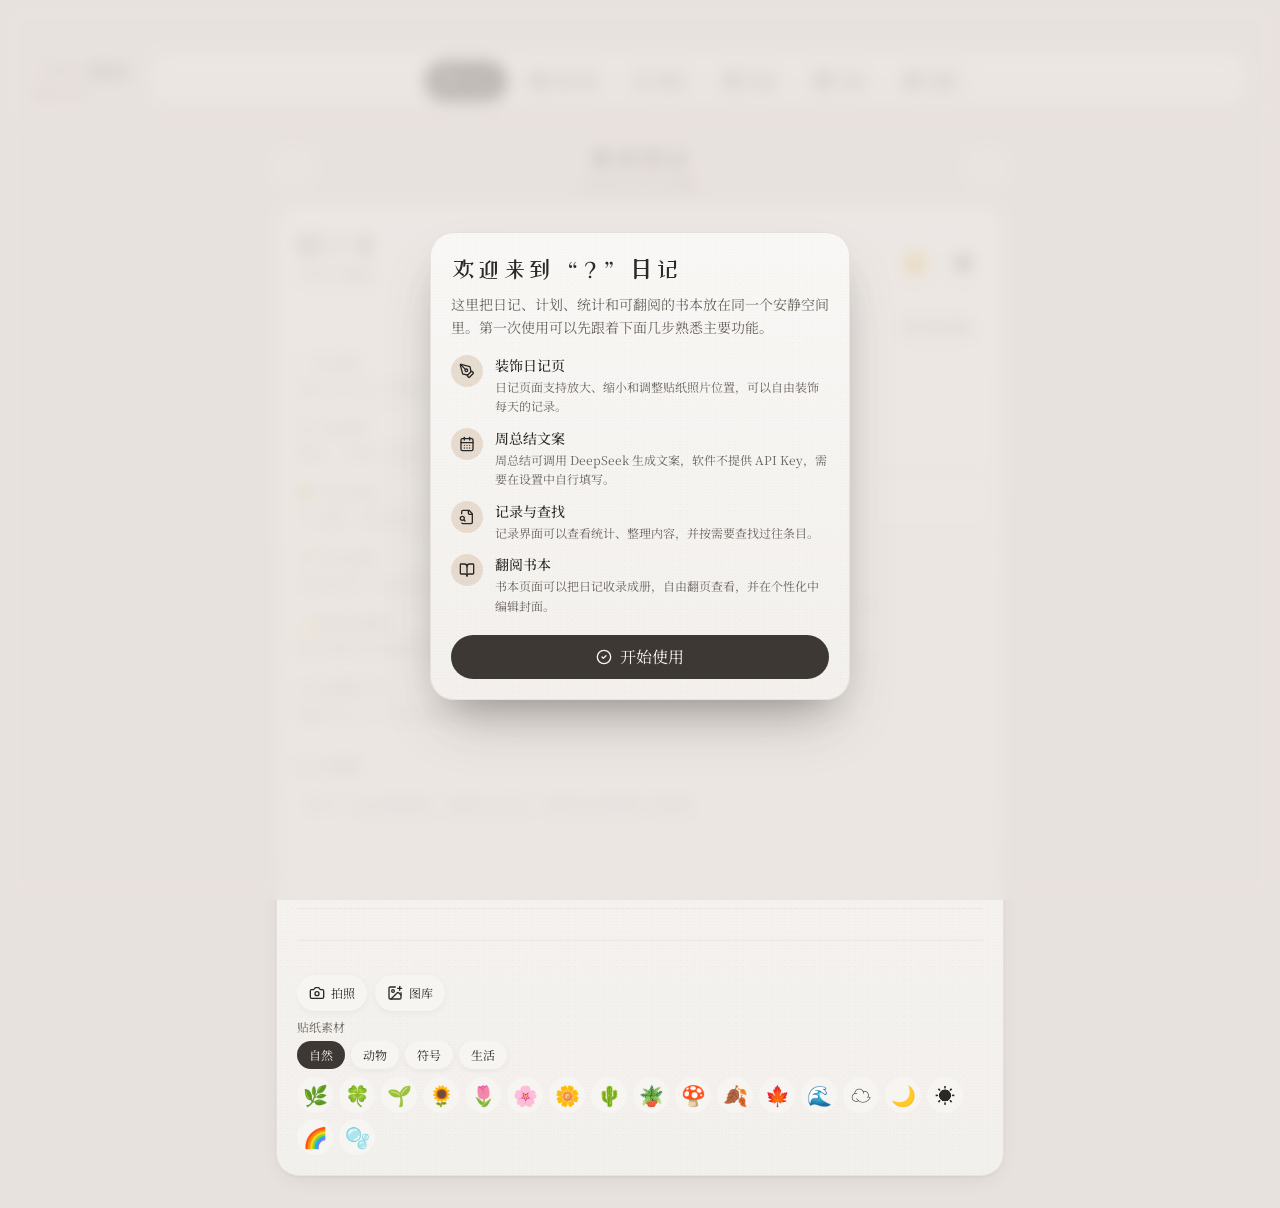
<file: index.html>
<!doctype html>
<html lang="zh-CN">
  <head>
    <meta charset="UTF-8" />
    <meta name="viewport" content="width=device-width, initial-scale=1.0, viewport-fit=cover" />
    <meta name="theme-color" content="#E8E1DD" />
    <link rel="manifest" href="./manifest.webmanifest" />
    <link rel="apple-touch-icon" href="./icon-192.png" />
    <meta name="apple-mobile-web-app-capable" content="yes" />
    <meta name="apple-mobile-web-app-status-bar-style" content="default" />
    <meta name="apple-mobile-web-app-title" content="「？」日记" />
    <title>「？」日记</title>
    <meta name="description" content="日记、周计划、清单和实体书。" />
    <meta property="og:title" content="「？」日记" />
    <meta property="og:description" content="日记、周计划、清单和实体书。" />
    <meta property="og:type" content="website" />
    <meta name="twitter:card" content="summary_large_image" />
    <script type="module" crossorigin src="./assets/index-Cc1q3kWO.js"></script>
    <link rel="stylesheet" crossorigin href="./assets/index-C-4bYoId.css">
  </head>

  <body>
    <div id="root"></div>
  </body>
</html>
</file>
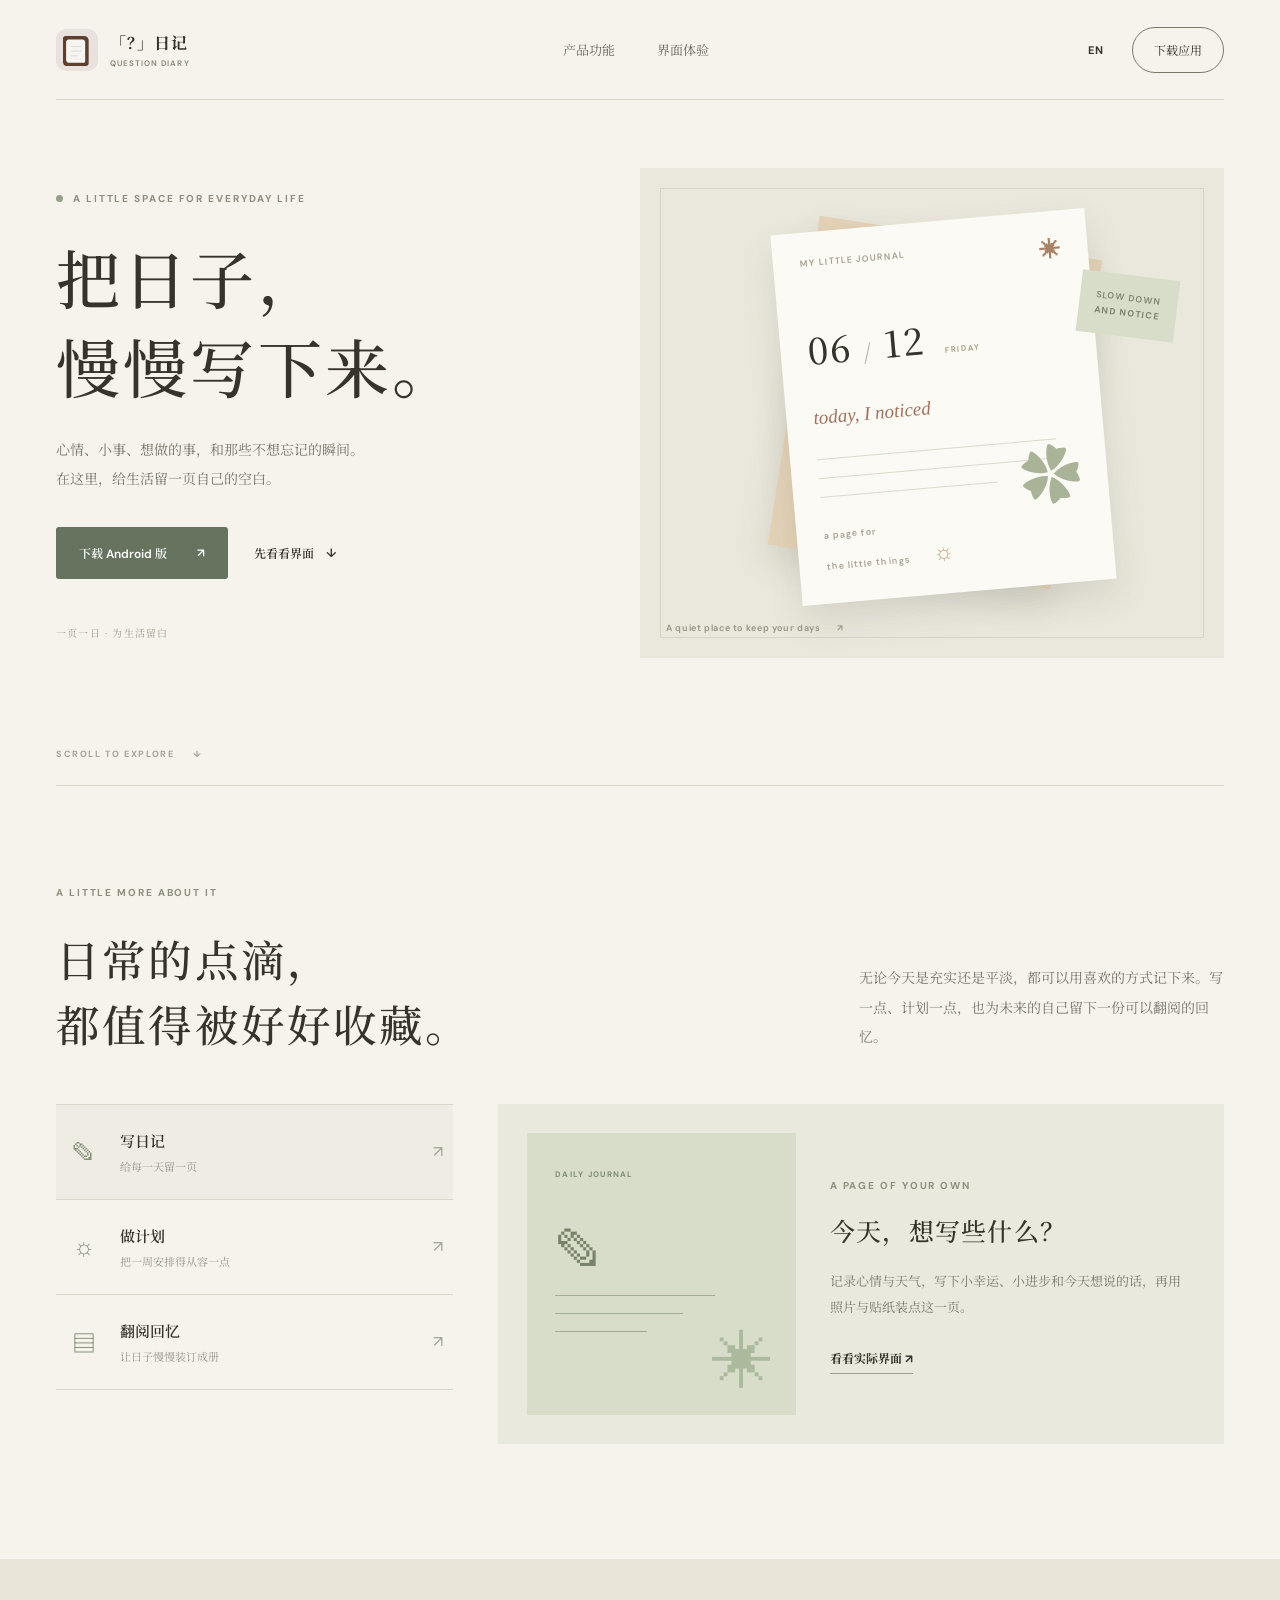
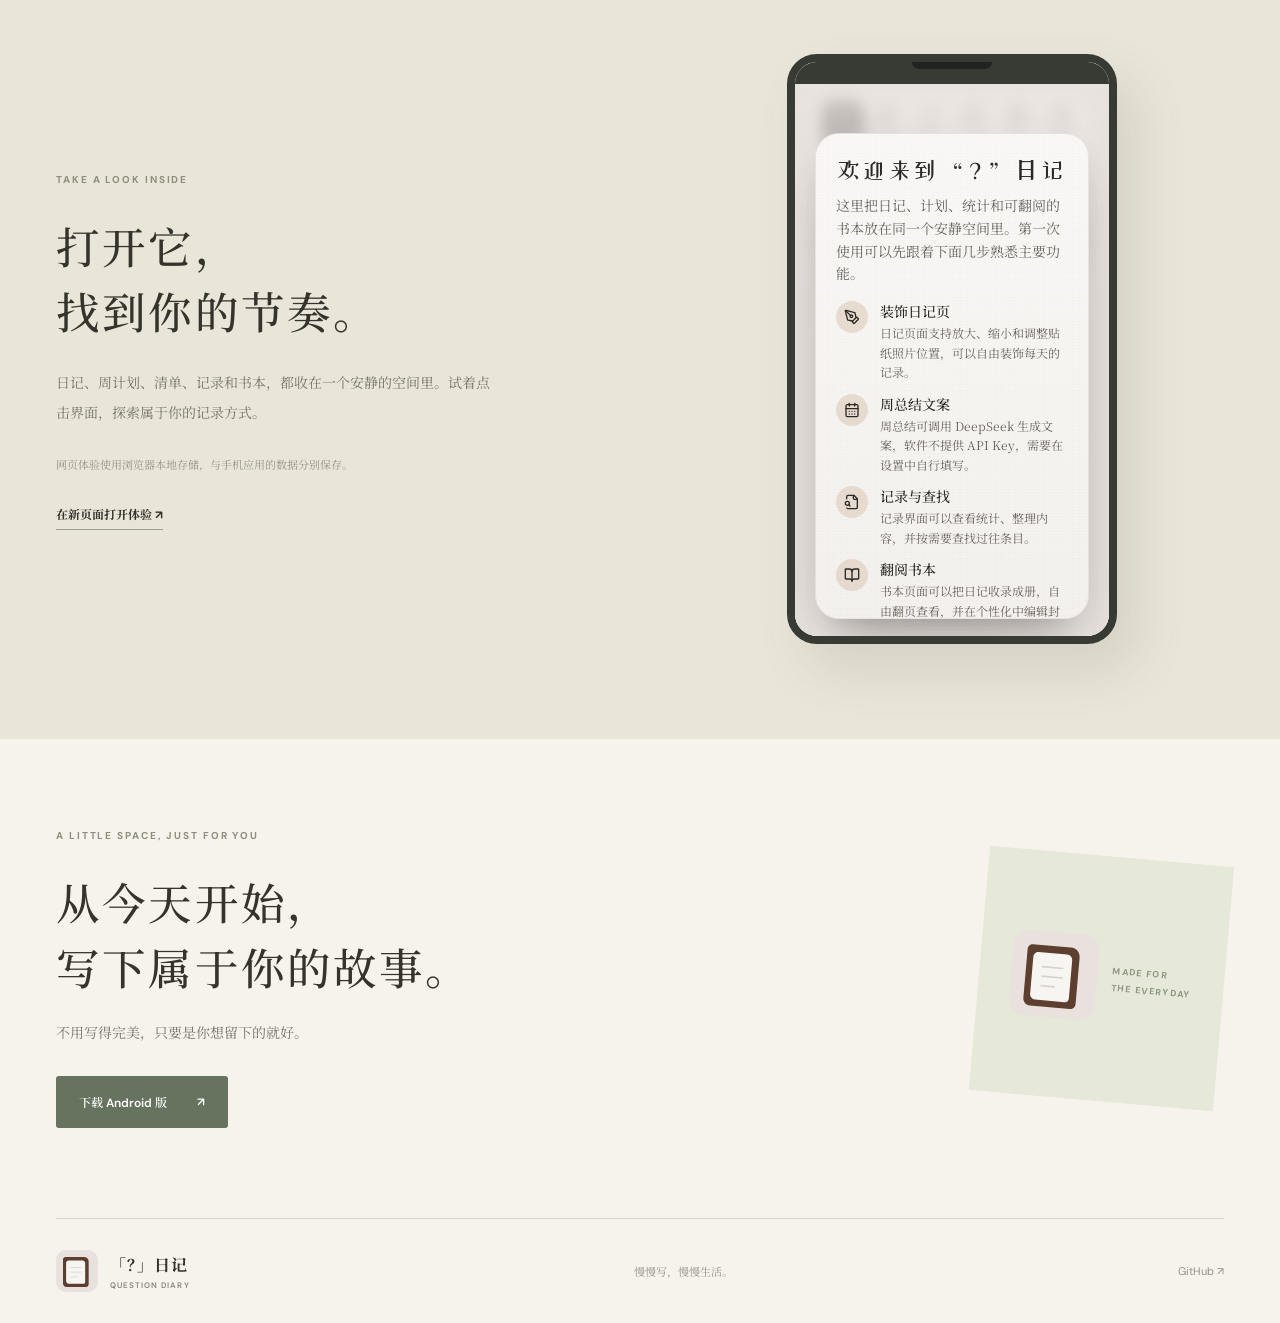
<file: showcase/index.html>
<!doctype html>
<html lang="zh-CN">
<head>
  <meta charset="utf-8">
  <meta name="viewport" content="width=device-width, initial-scale=1">
  <meta name="theme-color" content="#f5f1e9">
  <meta name="description" content="「？」日记，把心情写进今天，把日子收进书里。">
  <title>「？」日记 · 慢慢写，慢慢生活</title>
  <link rel="icon" href="./icon.svg" type="image/svg+xml">
  <link rel="preconnect" href="https://fonts.googleapis.com">
  <link rel="preconnect" href="https://fonts.gstatic.com" crossorigin>
  <link href="https://fonts.googleapis.com/css2?family=DM+Sans:wght@400;500;600;700&family=Noto+Serif+SC:wght@400;500;600;700&display=swap" rel="stylesheet">
  <link rel="stylesheet" href="./style.css">
</head>
<body>
  <header class="header wrap">
    <a class="brand" href="#top"><img src="./icon.svg" alt=""><span>「？」日记<small>QUESTION DIARY</small></span></a>
    <nav aria-label="主导航"><a href="#features" data-zh="产品功能" data-en="Features">产品功能</a><a href="#preview" data-zh="界面体验" data-en="Try it">界面体验</a></nav>
    <div class="header-actions"><button id="language" class="language" type="button" aria-label="Switch language">EN</button><a class="nav-download" href="https://github.com/ligap123/question-diary/releases/download/android/question-diary.apk" data-zh="下载应用" data-en="Download">下载应用</a></div>
  </header>
  <main id="top">
    <section class="hero wrap">
      <div class="hero-copy">
        <p class="eyebrow"><span></span> A LITTLE SPACE FOR EVERYDAY LIFE</p>
        <h1 data-zh="把日子，<br>慢慢写下来。" data-en="Make a little room<br>for your days.">把日子，<br>慢慢写下来。</h1>
        <p class="hero-description" data-zh="心情、小事、想做的事，和那些不想忘记的瞬间。<br>在这里，给生活留一页自己的空白。" data-en="Thoughts, small moments, plans and memories worth keeping.<br>Give your everyday life a page of its own.">心情、小事、想做的事，和那些不想忘记的瞬间。<br>在这里，给生活留一页自己的空白。</p>
        <div class="hero-actions"><a class="button primary" href="https://github.com/ligap123/question-diary/releases/download/android/question-diary.apk"><span data-zh="下载 Android 版" data-en="Download for Android">下载 Android 版</span><span aria-hidden="true">↗</span></a><a class="button text-button" href="#preview"><span data-zh="先看看界面" data-en="Explore the app">先看看界面</span><span aria-hidden="true">↓</span></a></div>
        <p class="hero-note" data-zh="一页一日 · 为生活留白" data-en="ONE PAGE A DAY · MADE FOR YOUR MOMENTS">一页一日 · 为生活留白</p>
      </div>
      <div class="hero-art" aria-hidden="true"><div class="paper-shadow back-paper"></div><div class="paper-shadow front-paper"><div class="paper-top"><span>MY LITTLE JOURNAL</span><span>✳</span></div><div class="paper-date">06 <i>/</i> 12 <small>FRIDAY</small></div><p class="handwritten">today, I noticed</p><div class="line long"></div><div class="line"></div><div class="line short"></div><div class="paper-sticker">✿</div><div class="paper-footer">a page for<br>the little things <span>☼</span></div></div><div class="floating-label">SLOW DOWN<br><b>AND NOTICE</b></div><div class="art-caption">A quiet place to keep your days <span>↗</span></div></div>
      <div class="hero-bottom"><span>SCROLL TO EXPLORE</span><span>↓</span></div>
    </section>
    <section class="intro wrap" id="features"><div class="section-heading"><p class="eyebrow">A LITTLE MORE ABOUT IT</p><h2 data-zh="日常的点滴，<br>都值得被好好收藏。" data-en="The little things<br>deserve a place, too.">日常的点滴，<br>都值得被好好收藏。</h2></div><p class="intro-copy" data-zh="无论今天是充实还是平淡，都可以用喜欢的方式记下来。写一点、计划一点，也为未来的自己留下一份可以翻阅的回忆。" data-en="Busy days and quiet ones alike. Write, plan, and collect the memories you may want to revisit someday.">无论今天是充实还是平淡，都可以用喜欢的方式记下来。写一点、计划一点，也为未来的自己留下一份可以翻阅的回忆。</p></section>
    <section class="features wrap" aria-label="产品功能">
      <div class="feature-list" role="tablist" aria-label="功能介绍">
        <button class="feature-tab active" type="button" role="tab" aria-selected="true" data-feature="diary"><span class="tab-icon">✎</span><span><b data-zh="写日记" data-en="Journal">写日记</b><small data-zh="给每一天留一页" data-en="A page for every day">给每一天留一页</small></span><i>↗</i></button>
        <button class="feature-tab" type="button" role="tab" aria-selected="false" data-feature="week"><span class="tab-icon">☼</span><span><b data-zh="做计划" data-en="Plan your week">做计划</b><small data-zh="把一周安排得从容一点" data-en="Make space for what matters">把一周安排得从容一点</small></span><i>↗</i></button>
        <button class="feature-tab" type="button" role="tab" aria-selected="false" data-feature="book"><span class="tab-icon">▤</span><span><b data-zh="翻阅回忆" data-en="Look back">翻阅回忆</b><small data-zh="让日子慢慢装订成册" data-en="Collect your days in a book">让日子慢慢装订成册</small></span><i>↗</i></button>
      </div>
      <article class="feature-panel" aria-live="polite"><div class="panel-art"><span class="panel-tag" id="panel-tag">DAILY JOURNAL</span><div class="panel-symbol" id="panel-symbol">✎</div><span class="panel-line"></span><span class="panel-line shorter"></span><span class="panel-line tiny"></span><div class="panel-flower">✳</div></div><div class="panel-copy"><p class="eyebrow" id="panel-kicker">A PAGE OF YOUR OWN</p><h3 id="panel-title">今天，想写些什么？</h3><p id="panel-description">记录心情与天气，写下小幸运、小进步和今天想说的话，再用照片与贴纸装点这一页。</p><a href="#preview" class="inline-link"><span data-zh="看看实际界面" data-en="See the interface">看看实际界面</span> ↗</a></div></article>
    </section>
    <section id="preview" class="preview-section"><div class="wrap preview-layout"><div class="preview-copy"><p class="eyebrow">TAKE A LOOK INSIDE</p><h2 data-zh="打开它，<br>找到你的节奏。" data-en="Open it up.<br>Find your rhythm.">打开它，<br>找到你的节奏。</h2><p data-zh="日记、周计划、清单、记录和书本，都收在一个安静的空间里。试着点击界面，探索属于你的记录方式。" data-en="Journal, weekly plans, lists, insights and books, all together in one quiet space. Explore the interface and find your way to record.">日记、周计划、清单、记录和书本，都收在一个安静的空间里。试着点击界面，探索属于你的记录方式。</p><p class="preview-hint" data-zh="网页体验使用浏览器本地存储，与手机应用的数据分别保存。" data-en="The app interface is in Chinese. The browser preview stores data locally and separately from the Android app.">网页体验使用浏览器本地存储，与手机应用的数据分别保存。</p><a class="inline-link" href="../index.html" target="_blank" rel="noopener"><span data-zh="在新页面打开体验" data-en="Open the experience">在新页面打开体验</span> ↗</a></div><div class="phone-outer"><div class="phone-top"><span></span></div><iframe src="../index.html" title="「？」日记交互体验" loading="lazy"></iframe></div></div></section>
    <section class="closing wrap"><div><p class="eyebrow">A LITTLE SPACE, JUST FOR YOU</p><h2 data-zh="从今天开始，<br>写下属于你的故事。" data-en="Start today.<br>Make it your story.">从今天开始，<br>写下属于你的故事。</h2><p data-zh="不用写得完美，只要是你想留下的就好。" data-en="There is no perfect way to write. Just keep what matters to you.">不用写得完美，只要是你想留下的就好。</p><a class="button primary" href="https://github.com/ligap123/question-diary/releases/download/android/question-diary.apk"><span data-zh="下载 Android 版" data-en="Download for Android">下载 Android 版</span><span aria-hidden="true">↗</span></a></div><div class="closing-art" aria-hidden="true"><img src="./icon.svg" alt=""><span>MADE FOR<br>THE EVERYDAY</span></div></section>
  </main>
  <footer class="footer wrap"><a class="brand" href="#top"><img src="./icon.svg" alt=""><span>「？」日记<small>QUESTION DIARY</small></span></a><p data-zh="慢慢写，慢慢生活。" data-en="Write slowly. Live fully.">慢慢写，慢慢生活。</p><a href="https://github.com/ligap123/question-diary">GitHub ↗</a></footer>
  <script src="./script.js"></script>
</body>
</html>
</file>
<file: assets/index-C-4bYoId.css>
@import"https://fonts.googleapis.com/css2?family=Noto+Serif+SC:wght@400;500;700&family=ZCOOL+XiaoWei&family=Caveat:wght@400;700&display=swap";*,:before,:after{--tw-border-spacing-x: 0;--tw-border-spacing-y: 0;--tw-translate-x: 0;--tw-translate-y: 0;--tw-rotate: 0;--tw-skew-x: 0;--tw-skew-y: 0;--tw-scale-x: 1;--tw-scale-y: 1;--tw-pan-x: ;--tw-pan-y: ;--tw-pinch-zoom: ;--tw-scroll-snap-strictness: proximity;--tw-gradient-from-position: ;--tw-gradient-via-position: ;--tw-gradient-to-position: ;--tw-ordinal: ;--tw-slashed-zero: ;--tw-numeric-figure: ;--tw-numeric-spacing: ;--tw-numeric-fraction: ;--tw-ring-inset: ;--tw-ring-offset-width: 0px;--tw-ring-offset-color: #fff;--tw-ring-color: rgb(59 130 246 / .5);--tw-ring-offset-shadow: 0 0 #0000;--tw-ring-shadow: 0 0 #0000;--tw-shadow: 0 0 #0000;--tw-shadow-colored: 0 0 #0000;--tw-blur: ;--tw-brightness: ;--tw-contrast: ;--tw-grayscale: ;--tw-hue-rotate: ;--tw-invert: ;--tw-saturate: ;--tw-sepia: ;--tw-drop-shadow: ;--tw-backdrop-blur: ;--tw-backdrop-brightness: ;--tw-backdrop-contrast: ;--tw-backdrop-grayscale: ;--tw-backdrop-hue-rotate: ;--tw-backdrop-invert: ;--tw-backdrop-opacity: ;--tw-backdrop-saturate: ;--tw-backdrop-sepia: ;--tw-contain-size: ;--tw-contain-layout: ;--tw-contain-paint: ;--tw-contain-style: }::backdrop{--tw-border-spacing-x: 0;--tw-border-spacing-y: 0;--tw-translate-x: 0;--tw-translate-y: 0;--tw-rotate: 0;--tw-skew-x: 0;--tw-skew-y: 0;--tw-scale-x: 1;--tw-scale-y: 1;--tw-pan-x: ;--tw-pan-y: ;--tw-pinch-zoom: ;--tw-scroll-snap-strictness: proximity;--tw-gradient-from-position: ;--tw-gradient-via-position: ;--tw-gradient-to-position: ;--tw-ordinal: ;--tw-slashed-zero: ;--tw-numeric-figure: ;--tw-numeric-spacing: ;--tw-numeric-fraction: ;--tw-ring-inset: ;--tw-ring-offset-width: 0px;--tw-ring-offset-color: #fff;--tw-ring-color: rgb(59 130 246 / .5);--tw-ring-offset-shadow: 0 0 #0000;--tw-ring-shadow: 0 0 #0000;--tw-shadow: 0 0 #0000;--tw-shadow-colored: 0 0 #0000;--tw-blur: ;--tw-brightness: ;--tw-contrast: ;--tw-grayscale: ;--tw-hue-rotate: ;--tw-invert: ;--tw-saturate: ;--tw-sepia: ;--tw-drop-shadow: ;--tw-backdrop-blur: ;--tw-backdrop-brightness: ;--tw-backdrop-contrast: ;--tw-backdrop-grayscale: ;--tw-backdrop-hue-rotate: ;--tw-backdrop-invert: ;--tw-backdrop-opacity: ;--tw-backdrop-saturate: ;--tw-backdrop-sepia: ;--tw-contain-size: ;--tw-contain-layout: ;--tw-contain-paint: ;--tw-contain-style: }*,:before,:after{box-sizing:border-box;border-width:0;border-style:solid;border-color:#e5e7eb}:before,:after{--tw-content: ""}html,:host{line-height:1.5;-webkit-text-size-adjust:100%;-moz-tab-size:4;-o-tab-size:4;tab-size:4;font-family:ui-sans-serif,system-ui,sans-serif,"Apple Color Emoji","Segoe UI Emoji",Segoe UI Symbol,"Noto Color Emoji";font-feature-settings:normal;font-variation-settings:normal;-webkit-tap-highlight-color:transparent}body{margin:0;line-height:inherit}hr{height:0;color:inherit;border-top-width:1px}abbr:where([title]){-webkit-text-decoration:underline dotted;text-decoration:underline dotted}h1,h2,h3,h4,h5,h6{font-size:inherit;font-weight:inherit}a{color:inherit;text-decoration:inherit}b,strong{font-weight:bolder}code,kbd,samp,pre{font-family:ui-monospace,SFMono-Regular,Menlo,Monaco,Consolas,Liberation Mono,Courier New,monospace;font-feature-settings:normal;font-variation-settings:normal;font-size:1em}small{font-size:80%}sub,sup{font-size:75%;line-height:0;position:relative;vertical-align:baseline}sub{bottom:-.25em}sup{top:-.5em}table{text-indent:0;border-color:inherit;border-collapse:collapse}button,input,optgroup,select,textarea{font-family:inherit;font-feature-settings:inherit;font-variation-settings:inherit;font-size:100%;font-weight:inherit;line-height:inherit;letter-spacing:inherit;color:inherit;margin:0;padding:0}button,select{text-transform:none}button,input:where([type=button]),input:where([type=reset]),input:where([type=submit]){-webkit-appearance:button;background-color:transparent;background-image:none}:-moz-focusring{outline:auto}:-moz-ui-invalid{box-shadow:none}progress{vertical-align:baseline}::-webkit-inner-spin-button,::-webkit-outer-spin-button{height:auto}[type=search]{-webkit-appearance:textfield;outline-offset:-2px}::-webkit-search-decoration{-webkit-appearance:none}::-webkit-file-upload-button{-webkit-appearance:button;font:inherit}summary{display:list-item}blockquote,dl,dd,h1,h2,h3,h4,h5,h6,hr,figure,p,pre{margin:0}fieldset{margin:0;padding:0}legend{padding:0}ol,ul,menu{list-style:none;margin:0;padding:0}dialog{padding:0}textarea{resize:vertical}input::-moz-placeholder,textarea::-moz-placeholder{opacity:1;color:#9ca3af}input::placeholder,textarea::placeholder{opacity:1;color:#9ca3af}button,[role=button]{cursor:pointer}:disabled{cursor:default}img,svg,video,canvas,audio,iframe,embed,object{display:block;vertical-align:middle}img,video{max-width:100%;height:auto}[hidden]:where(:not([hidden=until-found])){display:none}:root{--background: 25 18% 89%;--foreground: 30 6% 16%;--paper: 36 24% 96%;--paper-foreground: 30 6% 16%;--paper-edge: 30 14% 84%;--paper-line: 30 12% 80%;--card: 36 24% 96%;--card-foreground: 30 6% 16%;--popover: 36 24% 96%;--popover-foreground: 30 6% 16%;--primary: 30 8% 22%;--primary-foreground: 36 24% 96%;--secondary: 32 18% 92%;--secondary-foreground: 30 8% 22%;--muted: 30 14% 88%;--muted-foreground: 30 6% 40%;--accent: 28 35% 80%;--accent-foreground: 30 8% 22%;--destructive: 8 55% 55%;--destructive-foreground: 36 24% 96%;--border: 30 12% 80%;--input: 30 12% 80%;--ring: 30 8% 35%;--radius: 1.4rem;--mood-blue: 210 50% 70%;--mood-green: 140 35% 65%;--mood-yellow: 42 75% 70%;--mood-red: 8 65% 70%;--mood-pink: 350 60% 80%;--mood-purple: 270 35% 75%;--shadow-paper: 0 1px 2px hsl(30 10% 30% / .08), 0 8px 24px -10px hsl(30 10% 20% / .12);--shadow-soft: 0 2px 6px hsl(30 10% 30% / .06);--shadow-elevated: 0 30px 60px -20px hsl(30 15% 15% / .35), 0 18px 36px -18px hsl(30 15% 15% / .25);--shadow-book3d: 0 22px 40px -12px hsl(25 25% 25% / .32), 0 8px 16px -8px hsl(25 25% 25% / .25);--shadow-page3d: 0 2px 10px -3px hsl(25 25% 25% / .18);--book-cover: 24 28% 78%;--book-cover-edge: 24 22% 66%;--book-cover-deep: 24 20% 50%;--book-spine: 24 24% 58%;--book-paper-shadow: 25 20% 35%;--gradient-paper: linear-gradient(180deg, hsl(36 24% 97%) 0%, hsl(34 20% 94%) 100%);--transition-paper: cubic-bezier(.45, .05, .25, 1)}[data-theme=green]{--background: 100 18% 90%;--paper: 100 26% 96%;--accent: 130 30% 75%}[data-theme=blue]{--background: 210 25% 90%;--paper: 210 30% 97%;--accent: 210 45% 78%}[data-theme=pink]{--background: 350 25% 92%;--paper: 350 35% 97%;--accent: 350 55% 82%}.dark,[data-theme=dark]{--background: 30 8% 12%;--foreground: 36 18% 88%;--paper: 30 8% 17%;--paper-foreground: 36 18% 88%;--paper-edge: 30 8% 25%;--paper-line: 30 8% 28%;--card: 30 8% 17%;--card-foreground: 36 18% 88%;--popover: 30 8% 17%;--popover-foreground: 36 18% 88%;--primary: 36 18% 88%;--primary-foreground: 30 8% 17%;--secondary: 30 8% 22%;--secondary-foreground: 36 18% 88%;--muted: 30 8% 22%;--muted-foreground: 36 10% 65%;--accent: 28 25% 45%;--accent-foreground: 36 18% 88%;--border: 30 8% 28%;--input: 30 8% 28%;--ring: 36 18% 70%;--shadow-elevated: 0 30px 60px -20px hsl(0 0% 0% / .6), 0 18px 36px -18px hsl(0 0% 0% / .5);--shadow-book3d: 0 22px 40px -12px hsl(0 0% 0% / .5), 0 8px 16px -8px hsl(0 0% 0% / .42);--shadow-page3d: 0 2px 12px -3px hsl(0 0% 0% / .4);--book-cover: 28 12% 28%;--book-cover-edge: 28 10% 20%;--book-cover-deep: 28 10% 14%;--book-spine: 28 10% 18%;--book-paper-shadow: 25 10% 4%;--gradient-paper: linear-gradient(180deg, hsl(30 8% 18%), hsl(30 8% 15%))}*{border-color:hsl(var(--border))}html,body,#root{height:100%}body{background-color:hsl(var(--background));color:hsl(var(--foreground));-webkit-font-smoothing:antialiased;-moz-osx-font-smoothing:grayscale;font-family:"Noto Serif SC",PingFang SC,Hiragino Sans GB,serif;font-size:var(--app-font-size, 16px);background-image:radial-gradient(hsl(30 12% 70% / .18) 1px,transparent 1px);background-size:22px 22px}h1,h2,h3{font-family:ZCOOL XiaoWei,"Noto Serif SC",serif;letter-spacing:.02em}.paper{background:var(--gradient-paper);color:hsl(var(--paper-foreground));border-radius:var(--radius);box-shadow:var(--shadow-paper);border:1px solid hsl(var(--paper-edge) / .6);position:relative}.paper-grain:before{content:"";position:absolute;top:0;right:0;bottom:0;left:0;border-radius:inherit;pointer-events:none;background-image:radial-gradient(hsl(30 12% 60% / .08) 1px,transparent 1px),radial-gradient(hsl(30 12% 60% / .05) 1px,transparent 1px);background-size:3px 3px,7px 7px;background-position:0 0,1px 2px;mix-blend-mode:multiply;opacity:.6}.ruled-lines{background-image:repeating-linear-gradient(to bottom,transparent 0,transparent 31px,hsl(var(--paper-line) / .55) 32px)}.dot{display:inline-block;height:.625rem;width:.625rem;border-radius:9999px}.tap{transition-property:transform;transition-timing-function:cubic-bezier(.4,0,.2,1);transition-duration:.15s;animation-duration:.15s}.tap:active{--tw-scale-x: .97;--tw-scale-y: .97;transform:translate(var(--tw-translate-x),var(--tw-translate-y)) rotate(var(--tw-rotate)) skew(var(--tw-skew-x)) skewY(var(--tw-skew-y)) scaleX(var(--tw-scale-x)) scaleY(var(--tw-scale-y))}.asset-toolbar,.asset-toolbar *{-webkit-user-select:none;-moz-user-select:none;user-select:none;-webkit-touch-callout:none;touch-action:none}.asset-editing input,.asset-editing textarea{-webkit-user-select:none;-moz-user-select:none;user-select:none;-webkit-touch-callout:none;caret-color:transparent;pointer-events:none}.no-scrollbar{scrollbar-width:none}.no-scrollbar::-webkit-scrollbar{display:none}.book-scene-3d{perspective:2200px;perspective-origin:50% 35%}.book-preserve-3d{transform-style:preserve-3d;-webkit-transform-style:preserve-3d}.book-backface-hidden{backface-visibility:hidden;-webkit-backface-visibility:hidden}.book-desk-surface{background:radial-gradient(ellipse at 50% 40%,hsl(var(--paper) / .72),hsl(var(--background)) 68%)}@keyframes book-float-idle{0%,to{transform:translateZ(0)}50%{transform:translateZ(8px)}}.book-paper-texture{background-color:hsl(var(--paper));background-image:linear-gradient(180deg,hsl(var(--paper-edge) / .25) 0%,transparent 12%,transparent 88%,hsl(var(--paper-edge) / .25) 100%),repeating-linear-gradient(0deg,hsl(var(--paper-edge) / .04) 0px,hsl(var(--paper-edge) / .04) 1px,transparent 1px,transparent 4px)}.book-cover-texture{background-color:hsl(var(--book-cover));background-image:repeating-linear-gradient(45deg,hsl(var(--book-cover-deep) / .06) 0px,hsl(var(--book-cover-deep) / .06) 1px,transparent 1px,transparent 3px),repeating-linear-gradient(-45deg,hsl(var(--book-cover-deep) / .05) 0px,hsl(var(--book-cover-deep) / .05) 1px,transparent 1px,transparent 4px),radial-gradient(ellipse at 30% 20%,hsl(40 50% 95% / .45) 0%,transparent 55%),linear-gradient(135deg,hsl(var(--book-cover)),hsl(var(--book-cover-edge)))}.book-cover-soft{background:radial-gradient(ellipse at 50% 18%,hsl(36 32% 98% / .5) 0%,transparent 48%),linear-gradient(180deg,hsl(var(--paper) / .36),transparent 42%),radial-gradient(hsl(var(--paper-edge) / .24) .8px,transparent .8px);background-size:auto,auto,5px 5px}.book-spine-texture{background:linear-gradient(90deg,hsl(var(--book-cover-deep)),hsl(var(--book-spine)),hsl(var(--book-cover-deep)))}.book-page-shade-right{background:linear-gradient(90deg,hsl(var(--book-paper-shadow) / .14) 0%,hsl(var(--book-paper-shadow) / .03) 6%,transparent 14%)}.book-page-shade-left{background:linear-gradient(270deg,hsl(var(--book-paper-shadow) / .14) 0%,hsl(var(--book-paper-shadow) / .03) 6%,transparent 14%)}@keyframes book-page-content-reveal{0%{opacity:0;clip-path:inset(0 0 100% 0);transform:translateY(-5px);filter:blur(1.6px)}38%{opacity:1}to{opacity:1;clip-path:inset(0 0 0 0);transform:translateY(0);filter:blur(0)}}@keyframes book-page-white-wash{0%{opacity:1;clip-path:inset(0 0 0 0);background-position:0% 0%}68%{opacity:.96}to{opacity:0;clip-path:inset(100% 0 0 0);background-position:0% 100%}}@keyframes book-reveal-line-type{0%{opacity:0;clip-path:inset(0 100% 0 0);transform:translateY(4px);filter:blur(1.2px)}42%{opacity:1;transform:translateY(-2px);clip-path:inset(0 42% 0 0);filter:blur(.6px)}64%{transform:translateY(1px);clip-path:inset(0 14% 0 0)}to{opacity:1;clip-path:inset(0 0 0 0);transform:translateY(0);filter:blur(0)}}.book-page-content-reveal .book-reveal-line{animation:book-reveal-line-type .68s steps(3,end) both;animation-delay:calc(.16s + var(--reveal-index, 0) * .09s)}.book-page-content-reveal .book-reveal-media{animation-delay:.64s}.book-turning-face{filter:saturate(.98) contrast(.99)}.safe-top{padding-top:calc(env(safe-area-inset-top,0px) + .85rem)}@supports (padding-top: max(0px)){.safe-top{padding-top:max(calc(env(safe-area-inset-top,0px) + .85rem),3.25rem)}}.sr-only{position:absolute;width:1px;height:1px;padding:0;margin:-1px;overflow:hidden;clip:rect(0,0,0,0);white-space:nowrap;border-width:0}.pointer-events-none{pointer-events:none}.pointer-events-auto{pointer-events:auto}.visible{visibility:visible}.invisible{visibility:hidden}.fixed{position:fixed}.absolute{position:absolute}.relative{position:relative}.sticky{position:sticky}.inset-0{top:0;right:0;bottom:0;left:0}.inset-x-0{left:0;right:0}.inset-x-3{left:.75rem;right:.75rem}.inset-x-4{left:1rem;right:1rem}.inset-x-6{left:1.5rem;right:1.5rem}.inset-y-0{top:0;bottom:0}.-bottom-12{bottom:-3rem}.-left-12{left:-3rem}.-right-12{right:-3rem}.-top-12{top:-3rem}.bottom-0{bottom:0}.bottom-10{bottom:2.5rem}.bottom-16{bottom:4rem}.bottom-2{bottom:.5rem}.bottom-20{bottom:5rem}.bottom-4{bottom:1rem}.bottom-5{bottom:1.25rem}.left-0{left:0}.left-1{left:.25rem}.left-1\/2{left:50%}.left-2{left:.5rem}.left-3{left:.75rem}.left-5{left:1.25rem}.left-\[50\%\]{left:50%}.right-0{right:0}.right-1{right:.25rem}.right-12{right:3rem}.right-2{right:.5rem}.right-3{right:.75rem}.right-4{right:1rem}.right-5{right:1.25rem}.top-0{top:0}.top-1\.5{top:.375rem}.top-1\/2{top:50%}.top-10{top:2.5rem}.top-16{top:4rem}.top-2{top:.5rem}.top-3{top:.75rem}.top-3\.5{top:.875rem}.top-4{top:1rem}.top-5{top:1.25rem}.top-\[1px\]{top:1px}.top-\[42\%\]{top:42%}.top-\[50\%\]{top:50%}.top-\[60\%\]{top:60%}.top-\[calc\(100\%\+8px\)\]{top:calc(100% + 8px)}.top-\[calc\(env\(safe-area-inset-top\,0px\)\+0\.9rem\)\]{top:calc(env(safe-area-inset-top,0px) + .9rem)}.top-full{top:100%}.isolate{isolation:isolate}.z-10{z-index:10}.z-20{z-index:20}.z-30{z-index:30}.z-40{z-index:40}.z-50{z-index:50}.z-\[100\]{z-index:100}.z-\[120\]{z-index:120}.z-\[180\]{z-index:180}.z-\[181\]{z-index:181}.z-\[1\]{z-index:1}.z-\[200\]{z-index:200}.z-\[220\]{z-index:220}.z-\[60\]{z-index:60}.z-\[90\]{z-index:90}.-mx-1{margin-left:-.25rem;margin-right:-.25rem}.mx-2{margin-left:.5rem;margin-right:.5rem}.mx-3\.5{margin-left:.875rem;margin-right:.875rem}.mx-auto{margin-left:auto;margin-right:auto}.my-0\.5{margin-top:.125rem;margin-bottom:.125rem}.my-1{margin-top:.25rem;margin-bottom:.25rem}.-ml-4{margin-left:-1rem}.-mt-1{margin-top:-.25rem}.-mt-4{margin-top:-1rem}.mb-1{margin-bottom:.25rem}.mb-1\.5{margin-bottom:.375rem}.mb-2{margin-bottom:.5rem}.mb-3{margin-bottom:.75rem}.mb-4{margin-bottom:1rem}.mb-6{margin-bottom:1.5rem}.ml-1{margin-left:.25rem}.ml-auto{margin-left:auto}.mr-2{margin-right:.5rem}.mt-0\.5{margin-top:.125rem}.mt-1{margin-top:.25rem}.mt-1\.5{margin-top:.375rem}.mt-2{margin-top:.5rem}.mt-24{margin-top:6rem}.mt-3{margin-top:.75rem}.mt-4{margin-top:1rem}.mt-5{margin-top:1.25rem}.mt-auto{margin-top:auto}.line-clamp-1{overflow:hidden;display:-webkit-box;-webkit-box-orient:vertical;-webkit-line-clamp:1}.line-clamp-2{overflow:hidden;display:-webkit-box;-webkit-box-orient:vertical;-webkit-line-clamp:2}.block{display:block}.flex{display:flex}.inline-flex{display:inline-flex}.table{display:table}.grid{display:grid}.\!hidden{display:none!important}.hidden{display:none}.aspect-square{aspect-ratio:1 / 1}.aspect-video{aspect-ratio:16 / 9}.size-4{width:1rem;height:1rem}.h-1\.5{height:.375rem}.h-10{height:2.5rem}.h-11{height:2.75rem}.h-12{height:3rem}.h-14{height:3.5rem}.h-2{height:.5rem}.h-2\.5{height:.625rem}.h-20{height:5rem}.h-24{height:6rem}.h-28{height:7rem}.h-3{height:.75rem}.h-3\.5{height:.875rem}.h-32{height:8rem}.h-4{height:1rem}.h-5{height:1.25rem}.h-6{height:1.5rem}.h-7{height:1.75rem}.h-8{height:2rem}.h-9{height:2.25rem}.h-\[1px\]{height:1px}.h-\[2px\]{height:2px}.h-\[90px\]{height:90px}.h-\[98px\]{height:98px}.h-\[calc\(100dvh-124px\)\]{height:calc(100dvh - 124px)}.h-\[var\(--radix-navigation-menu-viewport-height\)\]{height:var(--radix-navigation-menu-viewport-height)}.h-\[var\(--radix-select-trigger-height\)\]{height:var(--radix-select-trigger-height)}.h-auto{height:auto}.h-full{height:100%}.h-px{height:1px}.h-svh{height:100svh}.max-h-96{max-height:24rem}.max-h-\[300px\]{max-height:300px}.max-h-\[88dvh\]{max-height:88dvh}.max-h-screen{max-height:100vh}.min-h-0{min-height:0px}.min-h-\[16px\]{min-height:16px}.min-h-\[176px\]{min-height:176px}.min-h-\[80px\]{min-height:80px}.min-h-screen{min-height:100vh}.min-h-svh{min-height:100svh}.w-0{width:0px}.w-1{width:.25rem}.w-10{width:2.5rem}.w-11{width:2.75rem}.w-14{width:3.5rem}.w-16{width:4rem}.w-2{width:.5rem}.w-2\.5{width:.625rem}.w-24{width:6rem}.w-28{width:7rem}.w-3{width:.75rem}.w-3\.5{width:.875rem}.w-3\/4{width:75%}.w-32{width:8rem}.w-36{width:9rem}.w-4{width:1rem}.w-44{width:11rem}.w-5{width:1.25rem}.w-6{width:1.5rem}.w-64{width:16rem}.w-7{width:1.75rem}.w-72{width:18rem}.w-8{width:2rem}.w-9{width:2.25rem}.w-\[--sidebar-width\]{width:var(--sidebar-width)}.w-\[100px\]{width:100px}.w-\[1px\]{width:1px}.w-\[70px\]{width:70px}.w-auto{width:auto}.w-full{width:100%}.w-max{width:-moz-max-content;width:max-content}.w-px{width:1px}.min-w-0{min-width:0px}.min-w-5{min-width:1.25rem}.min-w-\[12rem\]{min-width:12rem}.min-w-\[8rem\]{min-width:8rem}.min-w-\[92px\]{min-width:92px}.min-w-\[var\(--radix-select-trigger-width\)\]{min-width:var(--radix-select-trigger-width)}.max-w-\[--skeleton-width\]{max-width:var(--skeleton-width)}.max-w-\[420px\]{max-width:420px}.max-w-\[640px\]{max-width:640px}.max-w-\[760px\]{max-width:760px}.max-w-\[960px\]{max-width:960px}.max-w-lg{max-width:32rem}.max-w-max{max-width:-moz-max-content;max-width:max-content}.flex-1{flex:1 1 0%}.flex-shrink-0,.shrink-0{flex-shrink:0}.grow{flex-grow:1}.grow-0{flex-grow:0}.basis-full{flex-basis:100%}.caption-bottom{caption-side:bottom}.border-collapse{border-collapse:collapse}.-translate-x-1\/2{--tw-translate-x: -50%;transform:translate(var(--tw-translate-x),var(--tw-translate-y)) rotate(var(--tw-rotate)) skew(var(--tw-skew-x)) skewY(var(--tw-skew-y)) scaleX(var(--tw-scale-x)) scaleY(var(--tw-scale-y))}.-translate-x-px{--tw-translate-x: -1px;transform:translate(var(--tw-translate-x),var(--tw-translate-y)) rotate(var(--tw-rotate)) skew(var(--tw-skew-x)) skewY(var(--tw-skew-y)) scaleX(var(--tw-scale-x)) scaleY(var(--tw-scale-y))}.-translate-y-1{--tw-translate-y: -.25rem;transform:translate(var(--tw-translate-x),var(--tw-translate-y)) rotate(var(--tw-rotate)) skew(var(--tw-skew-x)) skewY(var(--tw-skew-y)) scaleX(var(--tw-scale-x)) scaleY(var(--tw-scale-y))}.-translate-y-1\/2{--tw-translate-y: -50%;transform:translate(var(--tw-translate-x),var(--tw-translate-y)) rotate(var(--tw-rotate)) skew(var(--tw-skew-x)) skewY(var(--tw-skew-y)) scaleX(var(--tw-scale-x)) scaleY(var(--tw-scale-y))}.translate-x-\[-50\%\]{--tw-translate-x: -50%;transform:translate(var(--tw-translate-x),var(--tw-translate-y)) rotate(var(--tw-rotate)) skew(var(--tw-skew-x)) skewY(var(--tw-skew-y)) scaleX(var(--tw-scale-x)) scaleY(var(--tw-scale-y))}.translate-x-px{--tw-translate-x: 1px;transform:translate(var(--tw-translate-x),var(--tw-translate-y)) rotate(var(--tw-rotate)) skew(var(--tw-skew-x)) skewY(var(--tw-skew-y)) scaleX(var(--tw-scale-x)) scaleY(var(--tw-scale-y))}.translate-y-\[-50\%\]{--tw-translate-y: -50%;transform:translate(var(--tw-translate-x),var(--tw-translate-y)) rotate(var(--tw-rotate)) skew(var(--tw-skew-x)) skewY(var(--tw-skew-y)) scaleX(var(--tw-scale-x)) scaleY(var(--tw-scale-y))}.rotate-45{--tw-rotate: 45deg;transform:translate(var(--tw-translate-x),var(--tw-translate-y)) rotate(var(--tw-rotate)) skew(var(--tw-skew-x)) skewY(var(--tw-skew-y)) scaleX(var(--tw-scale-x)) scaleY(var(--tw-scale-y))}.rotate-90{--tw-rotate: 90deg;transform:translate(var(--tw-translate-x),var(--tw-translate-y)) rotate(var(--tw-rotate)) skew(var(--tw-skew-x)) skewY(var(--tw-skew-y)) scaleX(var(--tw-scale-x)) scaleY(var(--tw-scale-y))}.rotate-\[-1deg\]{--tw-rotate: -1deg;transform:translate(var(--tw-translate-x),var(--tw-translate-y)) rotate(var(--tw-rotate)) skew(var(--tw-skew-x)) skewY(var(--tw-skew-y)) scaleX(var(--tw-scale-x)) scaleY(var(--tw-scale-y))}.scale-125{--tw-scale-x: 1.25;--tw-scale-y: 1.25;transform:translate(var(--tw-translate-x),var(--tw-translate-y)) rotate(var(--tw-rotate)) skew(var(--tw-skew-x)) skewY(var(--tw-skew-y)) scaleX(var(--tw-scale-x)) scaleY(var(--tw-scale-y))}.transform{transform:translate(var(--tw-translate-x),var(--tw-translate-y)) rotate(var(--tw-rotate)) skew(var(--tw-skew-x)) skewY(var(--tw-skew-y)) scaleX(var(--tw-scale-x)) scaleY(var(--tw-scale-y))}@keyframes pulse{50%{opacity:.5}}.animate-pulse{animation:pulse 2s cubic-bezier(.4,0,.6,1) infinite}@keyframes spin{to{transform:rotate(360deg)}}.animate-spin{animation:spin 1s linear infinite}.cursor-default{cursor:default}.cursor-e-resize{cursor:e-resize}.cursor-pointer{cursor:pointer}.cursor-w-resize{cursor:w-resize}.touch-none{touch-action:none}.touch-pan-x{--tw-pan-x: pan-x;touch-action:var(--tw-pan-x) var(--tw-pan-y) var(--tw-pinch-zoom)}.select-none{-webkit-user-select:none;-moz-user-select:none;user-select:none}.resize-none{resize:none}.resize{resize:both}.list-decimal{list-style-type:decimal}.list-disc{list-style-type:disc}.list-none{list-style-type:none}.grid-cols-1{grid-template-columns:repeat(1,minmax(0,1fr))}.grid-cols-2{grid-template-columns:repeat(2,minmax(0,1fr))}.grid-cols-3{grid-template-columns:repeat(3,minmax(0,1fr))}.grid-cols-4{grid-template-columns:repeat(4,minmax(0,1fr))}.grid-cols-7{grid-template-columns:repeat(7,minmax(0,1fr))}.grid-cols-\[1fr_1fr_auto\]{grid-template-columns:1fr 1fr auto}.grid-cols-\[1fr_auto\]{grid-template-columns:1fr auto}.flex-row{flex-direction:row}.flex-col{flex-direction:column}.flex-col-reverse{flex-direction:column-reverse}.flex-wrap{flex-wrap:wrap}.items-start{align-items:flex-start}.items-end{align-items:flex-end}.items-center{align-items:center}.items-stretch{align-items:stretch}.justify-end{justify-content:flex-end}.justify-center{justify-content:center}.justify-between{justify-content:space-between}.gap-1{gap:.25rem}.gap-1\.5{gap:.375rem}.gap-2{gap:.5rem}.gap-3{gap:.75rem}.gap-4{gap:1rem}.space-x-1>:not([hidden])~:not([hidden]){--tw-space-x-reverse: 0;margin-right:calc(.25rem * var(--tw-space-x-reverse));margin-left:calc(.25rem * calc(1 - var(--tw-space-x-reverse)))}.space-x-4>:not([hidden])~:not([hidden]){--tw-space-x-reverse: 0;margin-right:calc(1rem * var(--tw-space-x-reverse));margin-left:calc(1rem * calc(1 - var(--tw-space-x-reverse)))}.space-y-0>:not([hidden])~:not([hidden]){--tw-space-y-reverse: 0;margin-top:calc(0px * calc(1 - var(--tw-space-y-reverse)));margin-bottom:calc(0px * var(--tw-space-y-reverse))}.space-y-0\.5>:not([hidden])~:not([hidden]){--tw-space-y-reverse: 0;margin-top:calc(.125rem * calc(1 - var(--tw-space-y-reverse)));margin-bottom:calc(.125rem * var(--tw-space-y-reverse))}.space-y-1>:not([hidden])~:not([hidden]){--tw-space-y-reverse: 0;margin-top:calc(.25rem * calc(1 - var(--tw-space-y-reverse)));margin-bottom:calc(.25rem * var(--tw-space-y-reverse))}.space-y-1\.5>:not([hidden])~:not([hidden]){--tw-space-y-reverse: 0;margin-top:calc(.375rem * calc(1 - var(--tw-space-y-reverse)));margin-bottom:calc(.375rem * var(--tw-space-y-reverse))}.space-y-2>:not([hidden])~:not([hidden]){--tw-space-y-reverse: 0;margin-top:calc(.5rem * calc(1 - var(--tw-space-y-reverse)));margin-bottom:calc(.5rem * var(--tw-space-y-reverse))}.space-y-3>:not([hidden])~:not([hidden]){--tw-space-y-reverse: 0;margin-top:calc(.75rem * calc(1 - var(--tw-space-y-reverse)));margin-bottom:calc(.75rem * var(--tw-space-y-reverse))}.space-y-4>:not([hidden])~:not([hidden]){--tw-space-y-reverse: 0;margin-top:calc(1rem * calc(1 - var(--tw-space-y-reverse)));margin-bottom:calc(1rem * var(--tw-space-y-reverse))}.space-y-5>:not([hidden])~:not([hidden]){--tw-space-y-reverse: 0;margin-top:calc(1.25rem * calc(1 - var(--tw-space-y-reverse)));margin-bottom:calc(1.25rem * var(--tw-space-y-reverse))}.overflow-auto{overflow:auto}.overflow-hidden{overflow:hidden}.overflow-visible{overflow:visible}.overflow-x-auto{overflow-x:auto}.overflow-y-auto{overflow-y:auto}.overflow-x-hidden{overflow-x:hidden}.overscroll-contain{overscroll-behavior:contain}.truncate{overflow:hidden;text-overflow:ellipsis;white-space:nowrap}.whitespace-nowrap{white-space:nowrap}.break-words{overflow-wrap:break-word}.rounded-2xl{border-radius:1rem}.rounded-\[12px\]{border-radius:12px}.rounded-\[14px\]{border-radius:14px}.rounded-\[18px\]{border-radius:18px}.rounded-\[20px\]{border-radius:20px}.rounded-\[22px\]{border-radius:22px}.rounded-\[24px\]{border-radius:24px}.rounded-\[2px\]{border-radius:2px}.rounded-\[4px\]{border-radius:4px}.rounded-\[50\%\]{border-radius:50%}.rounded-\[6px\]{border-radius:6px}.rounded-\[8px\]{border-radius:8px}.rounded-\[inherit\]{border-radius:inherit}.rounded-full{border-radius:9999px}.rounded-lg{border-radius:var(--radius)}.rounded-md{border-radius:calc(var(--radius) - 6px)}.rounded-sm{border-radius:calc(var(--radius) - 10px)}.rounded-xl{border-radius:.75rem}.rounded-t-\[10px\]{border-top-left-radius:10px;border-top-right-radius:10px}.rounded-tl-sm{border-top-left-radius:calc(var(--radius) - 10px)}.border{border-width:1px}.border-2{border-width:2px}.border-\[1\.5px\]{border-width:1.5px}.border-y{border-top-width:1px;border-bottom-width:1px}.border-b{border-bottom-width:1px}.border-l{border-left-width:1px}.border-r{border-right-width:1px}.border-t{border-top-width:1px}.border-dashed{border-style:dashed}.border-\[--color-border\]{border-color:var(--color-border)}.border-border\/50{border-color:hsl(var(--border) / .5)}.border-destructive{border-color:hsl(var(--destructive))}.border-destructive\/50{border-color:hsl(var(--destructive) / .5)}.border-input{border-color:hsl(var(--input))}.border-paper-edge{border-color:hsl(var(--paper-edge))}.border-paper-edge\/35{border-color:hsl(var(--paper-edge) / .35)}.border-paper-edge\/45{border-color:hsl(var(--paper-edge) / .45)}.border-paper-edge\/50{border-color:hsl(var(--paper-edge) / .5)}.border-paper-edge\/60{border-color:hsl(var(--paper-edge) / .6)}.border-paper-edge\/70{border-color:hsl(var(--paper-edge) / .7)}.border-paper-line{border-color:hsl(var(--paper-line))}.border-paper-line\/50{border-color:hsl(var(--paper-line) / .5)}.border-paper-line\/60{border-color:hsl(var(--paper-line) / .6)}.border-paper-line\/80{border-color:hsl(var(--paper-line) / .8)}.border-primary{border-color:hsl(var(--primary))}.border-primary-foreground{border-color:hsl(var(--primary-foreground))}.border-transparent{border-color:transparent}.border-white\/45{border-color:#ffffff73}.border-white\/50{border-color:#ffffff80}.border-l-transparent{border-left-color:transparent}.border-t-transparent{border-top-color:transparent}.bg-\[--color-bg\]{background-color:var(--color-bg)}.bg-accent{background-color:hsl(var(--accent))}.bg-accent\/40{background-color:hsl(var(--accent) / .4)}.bg-accent\/50{background-color:hsl(var(--accent) / .5)}.bg-accent\/60{background-color:hsl(var(--accent) / .6)}.bg-accent\/70{background-color:hsl(var(--accent) / .7)}.bg-background{background-color:hsl(var(--background))}.bg-background\/55{background-color:hsl(var(--background) / .55)}.bg-background\/60{background-color:hsl(var(--background) / .6)}.bg-background\/75{background-color:hsl(var(--background) / .75)}.bg-background\/95{background-color:hsl(var(--background) / .95)}.bg-black\/80{background-color:#000c}.bg-border{background-color:hsl(var(--border))}.bg-card{background-color:hsl(var(--card))}.bg-destructive{background-color:hsl(var(--destructive))}.bg-destructive\/10{background-color:hsl(var(--destructive) / .1)}.bg-foreground{background-color:hsl(var(--foreground))}.bg-muted{background-color:hsl(var(--muted))}.bg-muted\/50{background-color:hsl(var(--muted) / .5)}.bg-neutral-900{--tw-bg-opacity: 1;background-color:rgb(23 23 23 / var(--tw-bg-opacity, 1))}.bg-paper{background-color:hsl(var(--paper))}.bg-paper-line\/50{background-color:hsl(var(--paper-line) / .5)}.bg-paper\/90{background-color:hsl(var(--paper) / .9)}.bg-popover{background-color:hsl(var(--popover))}.bg-primary{background-color:hsl(var(--primary))}.bg-primary-foreground\/25{background-color:hsl(var(--primary-foreground) / .25)}.bg-primary\/45{background-color:hsl(var(--primary) / .45)}.bg-secondary{background-color:hsl(var(--secondary))}.bg-secondary\/45{background-color:hsl(var(--secondary) / .45)}.bg-secondary\/70{background-color:hsl(var(--secondary) / .7)}.bg-secondary\/80{background-color:hsl(var(--secondary) / .8)}.bg-transparent{background-color:transparent}.bg-white{--tw-bg-opacity: 1;background-color:rgb(255 255 255 / var(--tw-bg-opacity, 1))}.bg-\[linear-gradient\(180deg\,hsl\(36_24\%_97\%_\/_0\.72\)\,hsl\(36_24\%_97\%_\/_0\.5\)\)\,radial-gradient\(ellipse_at_50\%_42\%\,transparent_0\%\,hsl\(30_12\%_14\%_\/_0\.2\)_100\%\)\]{background-image:linear-gradient(180deg,#f9f8f6b8,#f9f8f680),radial-gradient(ellipse at 50% 42%,transparent 0%,hsl(30 12% 14% / .2) 100%)}.fill-current{fill:currentColor}.fill-muted-foreground{fill:hsl(var(--muted-foreground))}.object-cover{-o-object-fit:cover;object-fit:cover}.p-0{padding:0}.p-0\.5{padding:.125rem}.p-1{padding:.25rem}.p-2{padding:.5rem}.p-3{padding:.75rem}.p-4{padding:1rem}.p-5{padding:1.25rem}.p-6{padding:1.5rem}.p-\[1px\]{padding:1px}.px-1{padding-left:.25rem;padding-right:.25rem}.px-2{padding-left:.5rem;padding-right:.5rem}.px-2\.5{padding-left:.625rem;padding-right:.625rem}.px-3{padding-left:.75rem;padding-right:.75rem}.px-4{padding-left:1rem;padding-right:1rem}.px-5{padding-left:1.25rem;padding-right:1.25rem}.px-8{padding-left:2rem;padding-right:2rem}.py-0\.5{padding-top:.125rem;padding-bottom:.125rem}.py-1{padding-top:.25rem;padding-bottom:.25rem}.py-1\.5{padding-top:.375rem;padding-bottom:.375rem}.py-12{padding-top:3rem;padding-bottom:3rem}.py-16{padding-top:4rem;padding-bottom:4rem}.py-2{padding-top:.5rem;padding-bottom:.5rem}.py-3{padding-top:.75rem;padding-bottom:.75rem}.py-4{padding-top:1rem;padding-bottom:1rem}.py-6{padding-top:1.5rem;padding-bottom:1.5rem}.pb-0\.5{padding-bottom:.125rem}.pb-1{padding-bottom:.25rem}.pb-12{padding-bottom:3rem}.pb-2{padding-bottom:.5rem}.pb-28{padding-bottom:7rem}.pb-3{padding-bottom:.75rem}.pb-4{padding-bottom:1rem}.pb-5{padding-bottom:1.25rem}.pb-6{padding-bottom:1.5rem}.pb-8{padding-bottom:2rem}.pb-\[env\(safe-area-inset-bottom\)\]{padding-bottom:env(safe-area-inset-bottom)}.pl-2\.5{padding-left:.625rem}.pl-3{padding-left:.75rem}.pl-4{padding-left:1rem}.pl-5{padding-left:1.25rem}.pl-8{padding-left:2rem}.pl-9{padding-left:2.25rem}.pr-1{padding-right:.25rem}.pr-2{padding-right:.5rem}.pr-2\.5{padding-right:.625rem}.pr-3{padding-right:.75rem}.pr-4{padding-right:1rem}.pr-8{padding-right:2rem}.pr-9{padding-right:2.25rem}.pt-0{padding-top:0}.pt-1{padding-top:.25rem}.pt-2{padding-top:.5rem}.pt-3{padding-top:.75rem}.pt-4{padding-top:1rem}.pt-6{padding-top:1.5rem}.text-left{text-align:left}.text-center{text-align:center}.text-right{text-align:right}.indent-\[1\.5em\]{text-indent:1.5em}.align-middle{vertical-align:middle}.font-display{font-family:ZCOOL XiaoWei,"Noto Serif SC",serif}.font-hand{font-family:Caveat,ZCOOL XiaoWei,cursive}.font-mono{font-family:ui-monospace,SFMono-Regular,Menlo,Monaco,Consolas,Liberation Mono,Courier New,monospace}.font-serif{font-family:"Noto Serif SC",PingFang SC,serif}.text-2xl{font-size:1.5rem;line-height:2rem}.text-3xl{font-size:1.875rem;line-height:2.25rem}.text-4xl{font-size:2.25rem;line-height:2.5rem}.text-\[0\.8rem\]{font-size:.8rem}.text-\[10px\]{font-size:10px}.text-\[11px\]{font-size:11px}.text-\[12px\]{font-size:12px}.text-\[24px\]{font-size:24px}.text-\[8px\]{font-size:8px}.text-\[9px\]{font-size:9px}.text-base{font-size:1rem;line-height:1.5rem}.text-lg{font-size:1.125rem;line-height:1.75rem}.text-sm{font-size:.875rem;line-height:1.25rem}.text-xl{font-size:1.25rem;line-height:1.75rem}.text-xs{font-size:.75rem;line-height:1rem}.font-bold{font-weight:700}.font-medium{font-weight:500}.font-normal{font-weight:400}.font-semibold{font-weight:600}.tabular-nums{--tw-numeric-spacing: tabular-nums;font-variant-numeric:var(--tw-ordinal) var(--tw-slashed-zero) var(--tw-numeric-figure) var(--tw-numeric-spacing) var(--tw-numeric-fraction)}.leading-\[12px\]{line-height:12px}.leading-\[14px\]{line-height:14px}.leading-\[19px\]{line-height:19px}.leading-\[21px\]{line-height:21px}.leading-\[22px\]{line-height:22px}.leading-\[23px\]{line-height:23px}.leading-\[32px\]{line-height:32px}.leading-none{line-height:1}.leading-relaxed{line-height:1.625}.leading-tight{line-height:1.25}.tracking-\[0\.12em\]{letter-spacing:.12em}.tracking-\[0\.16em\]{letter-spacing:.16em}.tracking-\[0\.28em\]{letter-spacing:.28em}.tracking-\[0\.3em\]{letter-spacing:.3em}.tracking-tight{letter-spacing:-.025em}.tracking-wide{letter-spacing:.025em}.tracking-widest{letter-spacing:.1em}.text-\[\#2c2928\]{--tw-text-opacity: 1;color:rgb(44 41 40 / var(--tw-text-opacity, 1))}.text-accent-foreground{color:hsl(var(--accent-foreground))}.text-black\/70{color:#000000b3}.text-card-foreground{color:hsl(var(--card-foreground))}.text-current{color:currentColor}.text-destructive{color:hsl(var(--destructive))}.text-destructive-foreground{color:hsl(var(--destructive-foreground))}.text-foreground{color:hsl(var(--foreground))}.text-foreground\/40{color:hsl(var(--foreground) / .4)}.text-foreground\/50{color:hsl(var(--foreground) / .5)}.text-foreground\/75{color:hsl(var(--foreground) / .75)}.text-foreground\/85{color:hsl(var(--foreground) / .85)}.text-muted-foreground{color:hsl(var(--muted-foreground))}.text-muted-foreground\/40{color:hsl(var(--muted-foreground) / .4)}.text-muted-foreground\/55{color:hsl(var(--muted-foreground) / .55)}.text-muted-foreground\/70{color:hsl(var(--muted-foreground) / .7)}.text-paper{color:hsl(var(--paper))}.text-paper-foreground{color:hsl(var(--paper-foreground))}.text-popover-foreground{color:hsl(var(--popover-foreground))}.text-primary{color:hsl(var(--primary))}.text-primary-foreground{color:hsl(var(--primary-foreground))}.text-primary\/70{color:hsl(var(--primary) / .7)}.text-secondary-foreground{color:hsl(var(--secondary-foreground))}.underline{text-decoration-line:underline}.line-through{text-decoration-line:line-through}.underline-offset-4{text-underline-offset:4px}.opacity-0{opacity:0}.opacity-100{opacity:1}.opacity-30{opacity:.3}.opacity-45{opacity:.45}.opacity-50{opacity:.5}.opacity-60{opacity:.6}.opacity-65{opacity:.65}.opacity-70{opacity:.7}.opacity-90{opacity:.9}.opacity-95{opacity:.95}.shadow{--tw-shadow: 0 1px 3px 0 rgb(0 0 0 / .1), 0 1px 2px -1px rgb(0 0 0 / .1);--tw-shadow-colored: 0 1px 3px 0 var(--tw-shadow-color), 0 1px 2px -1px var(--tw-shadow-color);box-shadow:var(--tw-ring-offset-shadow, 0 0 #0000),var(--tw-ring-shadow, 0 0 #0000),var(--tw-shadow)}.shadow-\[0_0_0_1px_hsl\(var\(--sidebar-border\)\)\]{--tw-shadow: 0 0 0 1px hsl(var(--sidebar-border));--tw-shadow-colored: 0 0 0 1px var(--tw-shadow-color);box-shadow:var(--tw-ring-offset-shadow, 0 0 #0000),var(--tw-ring-shadow, 0 0 #0000),var(--tw-shadow)}.shadow-\[0_0_18px_hsl\(var\(--primary\)_\/_0\.46\)\,0_0_34px_hsl\(var\(--accent\)_\/_0\.38\)\]{--tw-shadow: 0 0 18px hsl(var(--primary) / .46),0 0 34px hsl(var(--accent) / .38);--tw-shadow-colored: 0 0 18px var(--tw-shadow-color), 0 0 34px var(--tw-shadow-color);box-shadow:var(--tw-ring-offset-shadow, 0 0 #0000),var(--tw-ring-shadow, 0 0 #0000),var(--tw-shadow)}.shadow-\[0_10px_22px_rgba\(42\,28\,16\,0\.26\)\]{--tw-shadow: 0 10px 22px rgba(42,28,16,.26);--tw-shadow-colored: 0 10px 22px var(--tw-shadow-color);box-shadow:var(--tw-ring-offset-shadow, 0 0 #0000),var(--tw-ring-shadow, 0 0 #0000),var(--tw-shadow)}.shadow-\[inset_0_0_26px_hsl\(0_0\%_100\%_\/_0\.26\)\]{--tw-shadow: inset 0 0 26px hsl(0 0% 100% / .26);--tw-shadow-colored: inset 0 0 26px var(--tw-shadow-color);box-shadow:var(--tw-ring-offset-shadow, 0 0 #0000),var(--tw-ring-shadow, 0 0 #0000),var(--tw-shadow)}.shadow-elevated{--tw-shadow: var(--shadow-elevated);--tw-shadow-colored: var(--shadow-elevated);box-shadow:var(--tw-ring-offset-shadow, 0 0 #0000),var(--tw-ring-shadow, 0 0 #0000),var(--tw-shadow)}.shadow-lg{--tw-shadow: 0 10px 15px -3px rgb(0 0 0 / .1), 0 4px 6px -4px rgb(0 0 0 / .1);--tw-shadow-colored: 0 10px 15px -3px var(--tw-shadow-color), 0 4px 6px -4px var(--tw-shadow-color);box-shadow:var(--tw-ring-offset-shadow, 0 0 #0000),var(--tw-ring-shadow, 0 0 #0000),var(--tw-shadow)}.shadow-md{--tw-shadow: 0 4px 6px -1px rgb(0 0 0 / .1), 0 2px 4px -2px rgb(0 0 0 / .1);--tw-shadow-colored: 0 4px 6px -1px var(--tw-shadow-color), 0 2px 4px -2px var(--tw-shadow-color);box-shadow:var(--tw-ring-offset-shadow, 0 0 #0000),var(--tw-ring-shadow, 0 0 #0000),var(--tw-shadow)}.shadow-none{--tw-shadow: 0 0 #0000;--tw-shadow-colored: 0 0 #0000;box-shadow:var(--tw-ring-offset-shadow, 0 0 #0000),var(--tw-ring-shadow, 0 0 #0000),var(--tw-shadow)}.shadow-paper{--tw-shadow: var(--shadow-paper);--tw-shadow-colored: var(--shadow-paper);box-shadow:var(--tw-ring-offset-shadow, 0 0 #0000),var(--tw-ring-shadow, 0 0 #0000),var(--tw-shadow)}.shadow-sm{--tw-shadow: 0 1px 2px 0 rgb(0 0 0 / .05);--tw-shadow-colored: 0 1px 2px 0 var(--tw-shadow-color);box-shadow:var(--tw-ring-offset-shadow, 0 0 #0000),var(--tw-ring-shadow, 0 0 #0000),var(--tw-shadow)}.shadow-soft{--tw-shadow: var(--shadow-soft);--tw-shadow-colored: var(--shadow-soft);box-shadow:var(--tw-ring-offset-shadow, 0 0 #0000),var(--tw-ring-shadow, 0 0 #0000),var(--tw-shadow)}.shadow-xl{--tw-shadow: 0 20px 25px -5px rgb(0 0 0 / .1), 0 8px 10px -6px rgb(0 0 0 / .1);--tw-shadow-colored: 0 20px 25px -5px var(--tw-shadow-color), 0 8px 10px -6px var(--tw-shadow-color);box-shadow:var(--tw-ring-offset-shadow, 0 0 #0000),var(--tw-ring-shadow, 0 0 #0000),var(--tw-shadow)}.shadow-paper{--tw-shadow-color: hsl(var(--paper));--tw-shadow: var(--tw-shadow-colored)}.outline-none{outline:2px solid transparent;outline-offset:2px}.outline{outline-style:solid}.ring-0{--tw-ring-offset-shadow: var(--tw-ring-inset) 0 0 0 var(--tw-ring-offset-width) var(--tw-ring-offset-color);--tw-ring-shadow: var(--tw-ring-inset) 0 0 0 calc(0px + var(--tw-ring-offset-width)) var(--tw-ring-color);box-shadow:var(--tw-ring-offset-shadow),var(--tw-ring-shadow),var(--tw-shadow, 0 0 #0000)}.ring-1{--tw-ring-offset-shadow: var(--tw-ring-inset) 0 0 0 var(--tw-ring-offset-width) var(--tw-ring-offset-color);--tw-ring-shadow: var(--tw-ring-inset) 0 0 0 calc(1px + var(--tw-ring-offset-width)) var(--tw-ring-color);box-shadow:var(--tw-ring-offset-shadow),var(--tw-ring-shadow),var(--tw-shadow, 0 0 #0000)}.ring-2{--tw-ring-offset-shadow: var(--tw-ring-inset) 0 0 0 var(--tw-ring-offset-width) var(--tw-ring-offset-color);--tw-ring-shadow: var(--tw-ring-inset) 0 0 0 calc(2px + var(--tw-ring-offset-width)) var(--tw-ring-color);box-shadow:var(--tw-ring-offset-shadow),var(--tw-ring-shadow),var(--tw-shadow, 0 0 #0000)}.ring-primary\/25{--tw-ring-color: hsl(var(--primary) / .25)}.ring-primary\/40{--tw-ring-color: hsl(var(--primary) / .4)}.ring-primary\/50{--tw-ring-color: hsl(var(--primary) / .5)}.ring-ring{--tw-ring-color: hsl(var(--ring))}.ring-white\/80{--tw-ring-color: rgb(255 255 255 / .8)}.ring-offset-background{--tw-ring-offset-color: hsl(var(--background))}.blur{--tw-blur: blur(8px);filter:var(--tw-blur) var(--tw-brightness) var(--tw-contrast) var(--tw-grayscale) var(--tw-hue-rotate) var(--tw-invert) var(--tw-saturate) var(--tw-sepia) var(--tw-drop-shadow)}.drop-shadow-\[0_0_0\.45rem_rgba\(90\,60\,40\,0\.35\)\]{--tw-drop-shadow: drop-shadow(0 0 .45rem rgba(90,60,40,.35));filter:var(--tw-blur) var(--tw-brightness) var(--tw-contrast) var(--tw-grayscale) var(--tw-hue-rotate) var(--tw-invert) var(--tw-saturate) var(--tw-sepia) var(--tw-drop-shadow)}.drop-shadow-\[0_1px_0_hsl\(0_0\%_100\%_\/_0\.45\)\]{--tw-drop-shadow: drop-shadow(0 1px 0 hsl(0 0% 100% / .45));filter:var(--tw-blur) var(--tw-brightness) var(--tw-contrast) var(--tw-grayscale) var(--tw-hue-rotate) var(--tw-invert) var(--tw-saturate) var(--tw-sepia) var(--tw-drop-shadow)}.filter{filter:var(--tw-blur) var(--tw-brightness) var(--tw-contrast) var(--tw-grayscale) var(--tw-hue-rotate) var(--tw-invert) var(--tw-saturate) var(--tw-sepia) var(--tw-drop-shadow)}.backdrop-blur{--tw-backdrop-blur: blur(8px);-webkit-backdrop-filter:var(--tw-backdrop-blur) var(--tw-backdrop-brightness) var(--tw-backdrop-contrast) var(--tw-backdrop-grayscale) var(--tw-backdrop-hue-rotate) var(--tw-backdrop-invert) var(--tw-backdrop-opacity) var(--tw-backdrop-saturate) var(--tw-backdrop-sepia);backdrop-filter:var(--tw-backdrop-blur) var(--tw-backdrop-brightness) var(--tw-backdrop-contrast) var(--tw-backdrop-grayscale) var(--tw-backdrop-hue-rotate) var(--tw-backdrop-invert) var(--tw-backdrop-opacity) var(--tw-backdrop-saturate) var(--tw-backdrop-sepia)}.backdrop-blur-sm{--tw-backdrop-blur: blur(4px);-webkit-backdrop-filter:var(--tw-backdrop-blur) var(--tw-backdrop-brightness) var(--tw-backdrop-contrast) var(--tw-backdrop-grayscale) var(--tw-backdrop-hue-rotate) var(--tw-backdrop-invert) var(--tw-backdrop-opacity) var(--tw-backdrop-saturate) var(--tw-backdrop-sepia);backdrop-filter:var(--tw-backdrop-blur) var(--tw-backdrop-brightness) var(--tw-backdrop-contrast) var(--tw-backdrop-grayscale) var(--tw-backdrop-hue-rotate) var(--tw-backdrop-invert) var(--tw-backdrop-opacity) var(--tw-backdrop-saturate) var(--tw-backdrop-sepia)}.backdrop-blur-xl{--tw-backdrop-blur: blur(24px);-webkit-backdrop-filter:var(--tw-backdrop-blur) var(--tw-backdrop-brightness) var(--tw-backdrop-contrast) var(--tw-backdrop-grayscale) var(--tw-backdrop-hue-rotate) var(--tw-backdrop-invert) var(--tw-backdrop-opacity) var(--tw-backdrop-saturate) var(--tw-backdrop-sepia);backdrop-filter:var(--tw-backdrop-blur) var(--tw-backdrop-brightness) var(--tw-backdrop-contrast) var(--tw-backdrop-grayscale) var(--tw-backdrop-hue-rotate) var(--tw-backdrop-invert) var(--tw-backdrop-opacity) var(--tw-backdrop-saturate) var(--tw-backdrop-sepia)}.transition{transition-property:color,background-color,border-color,text-decoration-color,fill,stroke,opacity,box-shadow,transform,filter,-webkit-backdrop-filter;transition-property:color,background-color,border-color,text-decoration-color,fill,stroke,opacity,box-shadow,transform,filter,backdrop-filter;transition-property:color,background-color,border-color,text-decoration-color,fill,stroke,opacity,box-shadow,transform,filter,backdrop-filter,-webkit-backdrop-filter;transition-timing-function:cubic-bezier(.4,0,.2,1);transition-duration:.15s}.transition-\[left\,right\,width\]{transition-property:left,right,width;transition-timing-function:cubic-bezier(.4,0,.2,1);transition-duration:.15s}.transition-\[margin\,opa\]{transition-property:margin,opa;transition-timing-function:cubic-bezier(.4,0,.2,1);transition-duration:.15s}.transition-\[width\,height\,padding\]{transition-property:width,height,padding;transition-timing-function:cubic-bezier(.4,0,.2,1);transition-duration:.15s}.transition-\[width\]{transition-property:width;transition-timing-function:cubic-bezier(.4,0,.2,1);transition-duration:.15s}.transition-all{transition-property:all;transition-timing-function:cubic-bezier(.4,0,.2,1);transition-duration:.15s}.transition-colors{transition-property:color,background-color,border-color,text-decoration-color,fill,stroke;transition-timing-function:cubic-bezier(.4,0,.2,1);transition-duration:.15s}.transition-opacity{transition-property:opacity;transition-timing-function:cubic-bezier(.4,0,.2,1);transition-duration:.15s}.transition-shadow{transition-property:box-shadow;transition-timing-function:cubic-bezier(.4,0,.2,1);transition-duration:.15s}.transition-transform{transition-property:transform;transition-timing-function:cubic-bezier(.4,0,.2,1);transition-duration:.15s}.duration-1000{transition-duration:1s}.duration-200{transition-duration:.2s}.duration-300{transition-duration:.3s}.ease-in-out{transition-timing-function:cubic-bezier(.4,0,.2,1)}.ease-linear{transition-timing-function:linear}@keyframes enter{0%{opacity:var(--tw-enter-opacity, 1);transform:translate3d(var(--tw-enter-translate-x, 0),var(--tw-enter-translate-y, 0),0) scale3d(var(--tw-enter-scale, 1),var(--tw-enter-scale, 1),var(--tw-enter-scale, 1)) rotate(var(--tw-enter-rotate, 0))}}@keyframes exit{to{opacity:var(--tw-exit-opacity, 1);transform:translate3d(var(--tw-exit-translate-x, 0),var(--tw-exit-translate-y, 0),0) scale3d(var(--tw-exit-scale, 1),var(--tw-exit-scale, 1),var(--tw-exit-scale, 1)) rotate(var(--tw-exit-rotate, 0))}}.animate-in{animation-name:enter;animation-duration:.15s;--tw-enter-opacity: initial;--tw-enter-scale: initial;--tw-enter-rotate: initial;--tw-enter-translate-x: initial;--tw-enter-translate-y: initial}.fade-in-0{--tw-enter-opacity: 0}.fade-in-80{--tw-enter-opacity: .8}.zoom-in-95{--tw-enter-scale: .95}.duration-1000{animation-duration:1s}.duration-200{animation-duration:.2s}.duration-300{animation-duration:.3s}.ease-in-out{animation-timing-function:cubic-bezier(.4,0,.2,1)}.ease-linear{animation-timing-function:linear}.file\:border-0::file-selector-button{border-width:0px}.file\:bg-transparent::file-selector-button{background-color:transparent}.file\:text-sm::file-selector-button{font-size:.875rem;line-height:1.25rem}.file\:font-medium::file-selector-button{font-weight:500}.file\:text-foreground::file-selector-button{color:hsl(var(--foreground))}.placeholder\:text-muted-foreground::-moz-placeholder{color:hsl(var(--muted-foreground))}.placeholder\:text-muted-foreground::placeholder{color:hsl(var(--muted-foreground))}.placeholder\:text-muted-foreground\/50::-moz-placeholder{color:hsl(var(--muted-foreground) / .5)}.placeholder\:text-muted-foreground\/50::placeholder{color:hsl(var(--muted-foreground) / .5)}.before\:absolute:before{content:var(--tw-content);position:absolute}.before\:inset-x-1:before{content:var(--tw-content);left:.25rem;right:.25rem}.before\:-top-2:before{content:var(--tw-content);top:-.5rem}.before\:left-1\/2:before{content:var(--tw-content);left:50%}.before\:top-1:before{content:var(--tw-content);top:.25rem}.before\:h-1:before{content:var(--tw-content);height:.25rem}.before\:h-4:before{content:var(--tw-content);height:1rem}.before\:w-12:before{content:var(--tw-content);width:3rem}.before\:-translate-x-1\/2:before{content:var(--tw-content);--tw-translate-x: -50%;transform:translate(var(--tw-translate-x),var(--tw-translate-y)) rotate(var(--tw-rotate)) skew(var(--tw-skew-x)) skewY(var(--tw-skew-y)) scaleX(var(--tw-scale-x)) scaleY(var(--tw-scale-y))}.before\:rotate-\[-5deg\]:before{content:var(--tw-content);--tw-rotate: -5deg;transform:translate(var(--tw-translate-x),var(--tw-translate-y)) rotate(var(--tw-rotate)) skew(var(--tw-skew-x)) skewY(var(--tw-skew-y)) scaleX(var(--tw-scale-x)) scaleY(var(--tw-scale-y))}.before\:bg-yellow-100\/80:before{content:var(--tw-content);background-color:#fef9c3cc}.before\:bg-\[repeating-linear-gradient\(90deg\,white_0_4px\,transparent_4px_8px\)\]:before{content:var(--tw-content);background-image:repeating-linear-gradient(90deg,white 0 4px,transparent 4px 8px)}.before\:opacity-70:before{content:var(--tw-content);opacity:.7}.before\:content-\[\'\'\]:before{--tw-content: "";content:var(--tw-content)}.after\:absolute:after{content:var(--tw-content);position:absolute}.after\:-inset-2:after{content:var(--tw-content);top:-.5rem;right:-.5rem;bottom:-.5rem;left:-.5rem}.after\:inset-y-0:after{content:var(--tw-content);top:0;bottom:0}.after\:left-1\/2:after{content:var(--tw-content);left:50%}.after\:w-1:after{content:var(--tw-content);width:.25rem}.after\:w-\[2px\]:after{content:var(--tw-content);width:2px}.after\:-translate-x-1\/2:after{content:var(--tw-content);--tw-translate-x: -50%;transform:translate(var(--tw-translate-x),var(--tw-translate-y)) rotate(var(--tw-rotate)) skew(var(--tw-skew-x)) skewY(var(--tw-skew-y)) scaleX(var(--tw-scale-x)) scaleY(var(--tw-scale-y))}.first\:rounded-l-md:first-child{border-top-left-radius:calc(var(--radius) - 6px);border-bottom-left-radius:calc(var(--radius) - 6px)}.first\:border-l:first-child{border-left-width:1px}.last\:rounded-r-md:last-child{border-top-right-radius:calc(var(--radius) - 6px);border-bottom-right-radius:calc(var(--radius) - 6px)}.focus-within\:relative:focus-within{position:relative}.focus-within\:z-20:focus-within{z-index:20}.hover\:bg-accent:hover{background-color:hsl(var(--accent))}.hover\:bg-accent\/30:hover{background-color:hsl(var(--accent) / .3)}.hover\:bg-accent\/40:hover{background-color:hsl(var(--accent) / .4)}.hover\:bg-accent\/55:hover{background-color:hsl(var(--accent) / .55)}.hover\:bg-destructive\/80:hover{background-color:hsl(var(--destructive) / .8)}.hover\:bg-destructive\/90:hover{background-color:hsl(var(--destructive) / .9)}.hover\:bg-muted:hover{background-color:hsl(var(--muted))}.hover\:bg-muted\/50:hover{background-color:hsl(var(--muted) / .5)}.hover\:bg-primary:hover{background-color:hsl(var(--primary))}.hover\:bg-primary\/80:hover{background-color:hsl(var(--primary) / .8)}.hover\:bg-primary\/90:hover{background-color:hsl(var(--primary) / .9)}.hover\:bg-secondary:hover{background-color:hsl(var(--secondary))}.hover\:bg-secondary\/80:hover{background-color:hsl(var(--secondary) / .8)}.hover\:text-accent-foreground:hover{color:hsl(var(--accent-foreground))}.hover\:text-foreground:hover{color:hsl(var(--foreground))}.hover\:text-muted-foreground:hover{color:hsl(var(--muted-foreground))}.hover\:text-primary-foreground:hover{color:hsl(var(--primary-foreground))}.hover\:text-primary\/90:hover{color:hsl(var(--primary) / .9)}.hover\:underline:hover{text-decoration-line:underline}.hover\:opacity-100:hover{opacity:1}.hover\:shadow-\[0_0_0_1px_hsl\(var\(--sidebar-accent\)\)\]:hover{--tw-shadow: 0 0 0 1px hsl(var(--sidebar-accent));--tw-shadow-colored: 0 0 0 1px var(--tw-shadow-color);box-shadow:var(--tw-ring-offset-shadow, 0 0 #0000),var(--tw-ring-shadow, 0 0 #0000),var(--tw-shadow)}.focus\:border-paper-line:focus{border-color:hsl(var(--paper-line))}.focus\:border-primary\/40:focus{border-color:hsl(var(--primary) / .4)}.focus\:border-primary\/50:focus{border-color:hsl(var(--primary) / .5)}.focus\:bg-accent:focus{background-color:hsl(var(--accent))}.focus\:bg-paper\/35:focus{background-color:hsl(var(--paper) / .35)}.focus\:bg-primary:focus{background-color:hsl(var(--primary))}.focus\:text-accent-foreground:focus{color:hsl(var(--accent-foreground))}.focus\:text-primary-foreground:focus{color:hsl(var(--primary-foreground))}.focus\:opacity-100:focus{opacity:1}.focus\:outline-none:focus{outline:2px solid transparent;outline-offset:2px}.focus\:ring-2:focus{--tw-ring-offset-shadow: var(--tw-ring-inset) 0 0 0 var(--tw-ring-offset-width) var(--tw-ring-offset-color);--tw-ring-shadow: var(--tw-ring-inset) 0 0 0 calc(2px + var(--tw-ring-offset-width)) var(--tw-ring-color);box-shadow:var(--tw-ring-offset-shadow),var(--tw-ring-shadow),var(--tw-shadow, 0 0 #0000)}.focus\:ring-ring:focus{--tw-ring-color: hsl(var(--ring))}.focus\:ring-offset-2:focus{--tw-ring-offset-width: 2px}.focus-visible\:outline-none:focus-visible{outline:2px solid transparent;outline-offset:2px}.focus-visible\:ring-1:focus-visible{--tw-ring-offset-shadow: var(--tw-ring-inset) 0 0 0 var(--tw-ring-offset-width) var(--tw-ring-offset-color);--tw-ring-shadow: var(--tw-ring-inset) 0 0 0 calc(1px + var(--tw-ring-offset-width)) var(--tw-ring-color);box-shadow:var(--tw-ring-offset-shadow),var(--tw-ring-shadow),var(--tw-shadow, 0 0 #0000)}.focus-visible\:ring-2:focus-visible{--tw-ring-offset-shadow: var(--tw-ring-inset) 0 0 0 var(--tw-ring-offset-width) var(--tw-ring-offset-color);--tw-ring-shadow: var(--tw-ring-inset) 0 0 0 calc(2px + var(--tw-ring-offset-width)) var(--tw-ring-color);box-shadow:var(--tw-ring-offset-shadow),var(--tw-ring-shadow),var(--tw-shadow, 0 0 #0000)}.focus-visible\:ring-ring:focus-visible{--tw-ring-color: hsl(var(--ring))}.focus-visible\:ring-offset-1:focus-visible{--tw-ring-offset-width: 1px}.focus-visible\:ring-offset-2:focus-visible{--tw-ring-offset-width: 2px}.focus-visible\:ring-offset-background:focus-visible{--tw-ring-offset-color: hsl(var(--background))}.active\:scale-\[0\.98\]:active{--tw-scale-x: .98;--tw-scale-y: .98;transform:translate(var(--tw-translate-x),var(--tw-translate-y)) rotate(var(--tw-rotate)) skew(var(--tw-skew-x)) skewY(var(--tw-skew-y)) scaleX(var(--tw-scale-x)) scaleY(var(--tw-scale-y))}.disabled\:pointer-events-none:disabled{pointer-events:none}.disabled\:cursor-not-allowed:disabled{cursor:not-allowed}.disabled\:opacity-0:disabled{opacity:0}.disabled\:opacity-35:disabled{opacity:.35}.disabled\:opacity-40:disabled{opacity:.4}.disabled\:opacity-50:disabled{opacity:.5}.disabled\:opacity-60:disabled{opacity:.6}.group\/menu-item:focus-within .group-focus-within\/menu-item\:opacity-100{opacity:1}.group\/menu-item:hover .group-hover\/menu-item\:opacity-100,.group:hover .group-hover\:opacity-100{opacity:1}.group.destructive .group-\[\.destructive\]\:border-muted\/40{border-color:hsl(var(--muted) / .4)}.group.toaster .group-\[\.toaster\]\:border-border{border-color:hsl(var(--border))}.group.toast .group-\[\.toast\]\:bg-muted{background-color:hsl(var(--muted))}.group.toast .group-\[\.toast\]\:bg-primary{background-color:hsl(var(--primary))}.group.toaster .group-\[\.toaster\]\:bg-background{background-color:hsl(var(--background))}.group.destructive .group-\[\.destructive\]\:text-red-300{--tw-text-opacity: 1;color:rgb(252 165 165 / var(--tw-text-opacity, 1))}.group.toast .group-\[\.toast\]\:text-muted-foreground{color:hsl(var(--muted-foreground))}.group.toast .group-\[\.toast\]\:text-primary-foreground{color:hsl(var(--primary-foreground))}.group.toaster .group-\[\.toaster\]\:text-foreground{color:hsl(var(--foreground))}.group.toaster .group-\[\.toaster\]\:shadow-lg{--tw-shadow: 0 10px 15px -3px rgb(0 0 0 / .1), 0 4px 6px -4px rgb(0 0 0 / .1);--tw-shadow-colored: 0 10px 15px -3px var(--tw-shadow-color), 0 4px 6px -4px var(--tw-shadow-color);box-shadow:var(--tw-ring-offset-shadow, 0 0 #0000),var(--tw-ring-shadow, 0 0 #0000),var(--tw-shadow)}.group.destructive .group-\[\.destructive\]\:hover\:border-destructive\/30:hover{border-color:hsl(var(--destructive) / .3)}.group.destructive .group-\[\.destructive\]\:hover\:bg-destructive:hover{background-color:hsl(var(--destructive))}.group.destructive .group-\[\.destructive\]\:hover\:text-destructive-foreground:hover{color:hsl(var(--destructive-foreground))}.group.destructive .group-\[\.destructive\]\:hover\:text-red-50:hover{--tw-text-opacity: 1;color:rgb(254 242 242 / var(--tw-text-opacity, 1))}.group.destructive .group-\[\.destructive\]\:focus\:ring-destructive:focus{--tw-ring-color: hsl(var(--destructive))}.group.destructive .group-\[\.destructive\]\:focus\:ring-red-400:focus{--tw-ring-opacity: 1;--tw-ring-color: rgb(248 113 113 / var(--tw-ring-opacity, 1))}.group.destructive .group-\[\.destructive\]\:focus\:ring-offset-red-600:focus{--tw-ring-offset-color: #dc2626}.peer:disabled~.peer-disabled\:cursor-not-allowed{cursor:not-allowed}.peer:disabled~.peer-disabled\:opacity-70{opacity:.7}.has-\[\:disabled\]\:opacity-50:has(:disabled){opacity:.5}.group\/menu-item:has([data-sidebar=menu-action]) .group-has-\[\[data-sidebar\=menu-action\]\]\/menu-item\:pr-8{padding-right:2rem}.aria-disabled\:pointer-events-none[aria-disabled=true]{pointer-events:none}.aria-disabled\:opacity-50[aria-disabled=true]{opacity:.5}.aria-selected\:bg-accent[aria-selected=true]{background-color:hsl(var(--accent))}.aria-selected\:bg-accent\/50[aria-selected=true]{background-color:hsl(var(--accent) / .5)}.aria-selected\:text-accent-foreground[aria-selected=true]{color:hsl(var(--accent-foreground))}.aria-selected\:text-muted-foreground[aria-selected=true]{color:hsl(var(--muted-foreground))}.aria-selected\:opacity-100[aria-selected=true]{opacity:1}.aria-selected\:opacity-30[aria-selected=true]{opacity:.3}.data-\[disabled\=true\]\:pointer-events-none[data-disabled=true],.data-\[disabled\]\:pointer-events-none[data-disabled]{pointer-events:none}.data-\[panel-group-direction\=vertical\]\:h-px[data-panel-group-direction=vertical]{height:1px}.data-\[panel-group-direction\=vertical\]\:w-full[data-panel-group-direction=vertical]{width:100%}.data-\[side\=bottom\]\:translate-y-1[data-side=bottom]{--tw-translate-y: .25rem;transform:translate(var(--tw-translate-x),var(--tw-translate-y)) rotate(var(--tw-rotate)) skew(var(--tw-skew-x)) skewY(var(--tw-skew-y)) scaleX(var(--tw-scale-x)) scaleY(var(--tw-scale-y))}.data-\[side\=left\]\:-translate-x-1[data-side=left]{--tw-translate-x: -.25rem;transform:translate(var(--tw-translate-x),var(--tw-translate-y)) rotate(var(--tw-rotate)) skew(var(--tw-skew-x)) skewY(var(--tw-skew-y)) scaleX(var(--tw-scale-x)) scaleY(var(--tw-scale-y))}.data-\[side\=right\]\:translate-x-1[data-side=right]{--tw-translate-x: .25rem;transform:translate(var(--tw-translate-x),var(--tw-translate-y)) rotate(var(--tw-rotate)) skew(var(--tw-skew-x)) skewY(var(--tw-skew-y)) scaleX(var(--tw-scale-x)) scaleY(var(--tw-scale-y))}.data-\[side\=top\]\:-translate-y-1[data-side=top]{--tw-translate-y: -.25rem;transform:translate(var(--tw-translate-x),var(--tw-translate-y)) rotate(var(--tw-rotate)) skew(var(--tw-skew-x)) skewY(var(--tw-skew-y)) scaleX(var(--tw-scale-x)) scaleY(var(--tw-scale-y))}.data-\[state\=checked\]\:translate-x-5[data-state=checked]{--tw-translate-x: 1.25rem;transform:translate(var(--tw-translate-x),var(--tw-translate-y)) rotate(var(--tw-rotate)) skew(var(--tw-skew-x)) skewY(var(--tw-skew-y)) scaleX(var(--tw-scale-x)) scaleY(var(--tw-scale-y))}.data-\[state\=unchecked\]\:translate-x-0[data-state=unchecked],.data-\[swipe\=cancel\]\:translate-x-0[data-swipe=cancel]{--tw-translate-x: 0px;transform:translate(var(--tw-translate-x),var(--tw-translate-y)) rotate(var(--tw-rotate)) skew(var(--tw-skew-x)) skewY(var(--tw-skew-y)) scaleX(var(--tw-scale-x)) scaleY(var(--tw-scale-y))}.data-\[swipe\=end\]\:translate-x-\[var\(--radix-toast-swipe-end-x\)\][data-swipe=end]{--tw-translate-x: var(--radix-toast-swipe-end-x);transform:translate(var(--tw-translate-x),var(--tw-translate-y)) rotate(var(--tw-rotate)) skew(var(--tw-skew-x)) skewY(var(--tw-skew-y)) scaleX(var(--tw-scale-x)) scaleY(var(--tw-scale-y))}.data-\[swipe\=move\]\:translate-x-\[var\(--radix-toast-swipe-move-x\)\][data-swipe=move]{--tw-translate-x: var(--radix-toast-swipe-move-x);transform:translate(var(--tw-translate-x),var(--tw-translate-y)) rotate(var(--tw-rotate)) skew(var(--tw-skew-x)) skewY(var(--tw-skew-y)) scaleX(var(--tw-scale-x)) scaleY(var(--tw-scale-y))}@keyframes accordion-up{0%{height:var(--radix-accordion-content-height)}to{height:0}}.data-\[state\=closed\]\:animate-accordion-up[data-state=closed]{animation:accordion-up .2s ease-out}@keyframes accordion-down{0%{height:0}to{height:var(--radix-accordion-content-height)}}.data-\[state\=open\]\:animate-accordion-down[data-state=open]{animation:accordion-down .2s ease-out}.data-\[panel-group-direction\=vertical\]\:flex-col[data-panel-group-direction=vertical]{flex-direction:column}.data-\[active\]\:bg-accent\/50[data-active]{background-color:hsl(var(--accent) / .5)}.data-\[selected\=\'true\'\]\:bg-accent[data-selected=true]{background-color:hsl(var(--accent))}.data-\[state\=active\]\:bg-background[data-state=active]{background-color:hsl(var(--background))}.data-\[state\=checked\]\:bg-primary[data-state=checked]{background-color:hsl(var(--primary))}.data-\[state\=on\]\:bg-accent[data-state=on],.data-\[state\=open\]\:bg-accent[data-state=open]{background-color:hsl(var(--accent))}.data-\[state\=open\]\:bg-accent\/50[data-state=open]{background-color:hsl(var(--accent) / .5)}.data-\[state\=open\]\:bg-secondary[data-state=open]{background-color:hsl(var(--secondary))}.data-\[state\=selected\]\:bg-muted[data-state=selected]{background-color:hsl(var(--muted))}.data-\[state\=unchecked\]\:bg-input[data-state=unchecked]{background-color:hsl(var(--input))}.data-\[active\=true\]\:font-medium[data-active=true]{font-weight:500}.data-\[selected\=true\]\:text-accent-foreground[data-selected=true]{color:hsl(var(--accent-foreground))}.data-\[state\=active\]\:text-foreground[data-state=active]{color:hsl(var(--foreground))}.data-\[state\=checked\]\:text-primary-foreground[data-state=checked]{color:hsl(var(--primary-foreground))}.data-\[state\=on\]\:text-accent-foreground[data-state=on],.data-\[state\=open\]\:text-accent-foreground[data-state=open]{color:hsl(var(--accent-foreground))}.data-\[state\=open\]\:text-muted-foreground[data-state=open]{color:hsl(var(--muted-foreground))}.data-\[disabled\=true\]\:opacity-50[data-disabled=true],.data-\[disabled\]\:opacity-50[data-disabled]{opacity:.5}.data-\[state\=open\]\:opacity-100[data-state=open]{opacity:1}.data-\[state\=active\]\:shadow-sm[data-state=active]{--tw-shadow: 0 1px 2px 0 rgb(0 0 0 / .05);--tw-shadow-colored: 0 1px 2px 0 var(--tw-shadow-color);box-shadow:var(--tw-ring-offset-shadow, 0 0 #0000),var(--tw-ring-shadow, 0 0 #0000),var(--tw-shadow)}.data-\[swipe\=move\]\:transition-none[data-swipe=move]{transition-property:none}.data-\[state\=closed\]\:duration-300[data-state=closed]{transition-duration:.3s}.data-\[state\=open\]\:duration-500[data-state=open]{transition-duration:.5s}.data-\[motion\^\=from-\]\:animate-in[data-motion^=from-],.data-\[state\=open\]\:animate-in[data-state=open],.data-\[state\=visible\]\:animate-in[data-state=visible]{animation-name:enter;animation-duration:.15s;--tw-enter-opacity: initial;--tw-enter-scale: initial;--tw-enter-rotate: initial;--tw-enter-translate-x: initial;--tw-enter-translate-y: initial}.data-\[motion\^\=to-\]\:animate-out[data-motion^=to-],.data-\[state\=closed\]\:animate-out[data-state=closed],.data-\[state\=hidden\]\:animate-out[data-state=hidden],.data-\[swipe\=end\]\:animate-out[data-swipe=end]{animation-name:exit;animation-duration:.15s;--tw-exit-opacity: initial;--tw-exit-scale: initial;--tw-exit-rotate: initial;--tw-exit-translate-x: initial;--tw-exit-translate-y: initial}.data-\[motion\^\=from-\]\:fade-in[data-motion^=from-]{--tw-enter-opacity: 0}.data-\[motion\^\=to-\]\:fade-out[data-motion^=to-],.data-\[state\=closed\]\:fade-out-0[data-state=closed]{--tw-exit-opacity: 0}.data-\[state\=closed\]\:fade-out-80[data-state=closed]{--tw-exit-opacity: .8}.data-\[state\=hidden\]\:fade-out[data-state=hidden]{--tw-exit-opacity: 0}.data-\[state\=open\]\:fade-in-0[data-state=open],.data-\[state\=visible\]\:fade-in[data-state=visible]{--tw-enter-opacity: 0}.data-\[state\=closed\]\:zoom-out-95[data-state=closed]{--tw-exit-scale: .95}.data-\[state\=open\]\:zoom-in-90[data-state=open]{--tw-enter-scale: .9}.data-\[state\=open\]\:zoom-in-95[data-state=open]{--tw-enter-scale: .95}.data-\[motion\=from-end\]\:slide-in-from-right-52[data-motion=from-end]{--tw-enter-translate-x: 13rem}.data-\[motion\=from-start\]\:slide-in-from-left-52[data-motion=from-start]{--tw-enter-translate-x: -13rem}.data-\[motion\=to-end\]\:slide-out-to-right-52[data-motion=to-end]{--tw-exit-translate-x: 13rem}.data-\[motion\=to-start\]\:slide-out-to-left-52[data-motion=to-start]{--tw-exit-translate-x: -13rem}.data-\[side\=bottom\]\:slide-in-from-top-2[data-side=bottom]{--tw-enter-translate-y: -.5rem}.data-\[side\=left\]\:slide-in-from-right-2[data-side=left]{--tw-enter-translate-x: .5rem}.data-\[side\=right\]\:slide-in-from-left-2[data-side=right]{--tw-enter-translate-x: -.5rem}.data-\[side\=top\]\:slide-in-from-bottom-2[data-side=top]{--tw-enter-translate-y: .5rem}.data-\[state\=closed\]\:slide-out-to-bottom[data-state=closed]{--tw-exit-translate-y: 100%}.data-\[state\=closed\]\:slide-out-to-left[data-state=closed]{--tw-exit-translate-x: -100%}.data-\[state\=closed\]\:slide-out-to-left-1\/2[data-state=closed]{--tw-exit-translate-x: -50%}.data-\[state\=closed\]\:slide-out-to-right[data-state=closed],.data-\[state\=closed\]\:slide-out-to-right-full[data-state=closed]{--tw-exit-translate-x: 100%}.data-\[state\=closed\]\:slide-out-to-top[data-state=closed]{--tw-exit-translate-y: -100%}.data-\[state\=closed\]\:slide-out-to-top-\[48\%\][data-state=closed]{--tw-exit-translate-y: -48%}.data-\[state\=open\]\:slide-in-from-bottom[data-state=open]{--tw-enter-translate-y: 100%}.data-\[state\=open\]\:slide-in-from-left[data-state=open]{--tw-enter-translate-x: -100%}.data-\[state\=open\]\:slide-in-from-left-1\/2[data-state=open]{--tw-enter-translate-x: -50%}.data-\[state\=open\]\:slide-in-from-right[data-state=open]{--tw-enter-translate-x: 100%}.data-\[state\=open\]\:slide-in-from-top[data-state=open]{--tw-enter-translate-y: -100%}.data-\[state\=open\]\:slide-in-from-top-\[48\%\][data-state=open]{--tw-enter-translate-y: -48%}.data-\[state\=open\]\:slide-in-from-top-full[data-state=open]{--tw-enter-translate-y: -100%}.data-\[state\=closed\]\:duration-300[data-state=closed]{animation-duration:.3s}.data-\[state\=open\]\:duration-500[data-state=open]{animation-duration:.5s}.data-\[panel-group-direction\=vertical\]\:after\:left-0[data-panel-group-direction=vertical]:after{content:var(--tw-content);left:0}.data-\[panel-group-direction\=vertical\]\:after\:h-1[data-panel-group-direction=vertical]:after{content:var(--tw-content);height:.25rem}.data-\[panel-group-direction\=vertical\]\:after\:w-full[data-panel-group-direction=vertical]:after{content:var(--tw-content);width:100%}.data-\[panel-group-direction\=vertical\]\:after\:-translate-y-1\/2[data-panel-group-direction=vertical]:after{content:var(--tw-content);--tw-translate-y: -50%;transform:translate(var(--tw-translate-x),var(--tw-translate-y)) rotate(var(--tw-rotate)) skew(var(--tw-skew-x)) skewY(var(--tw-skew-y)) scaleX(var(--tw-scale-x)) scaleY(var(--tw-scale-y))}.data-\[panel-group-direction\=vertical\]\:after\:translate-x-0[data-panel-group-direction=vertical]:after{content:var(--tw-content);--tw-translate-x: 0px;transform:translate(var(--tw-translate-x),var(--tw-translate-y)) rotate(var(--tw-rotate)) skew(var(--tw-skew-x)) skewY(var(--tw-skew-y)) scaleX(var(--tw-scale-x)) scaleY(var(--tw-scale-y))}.group[data-collapsible=offcanvas] .group-data-\[collapsible\=offcanvas\]\:left-\[calc\(var\(--sidebar-width\)\*-1\)\]{left:calc(var(--sidebar-width) * -1)}.group[data-collapsible=offcanvas] .group-data-\[collapsible\=offcanvas\]\:right-\[calc\(var\(--sidebar-width\)\*-1\)\]{right:calc(var(--sidebar-width) * -1)}.group[data-side=left] .group-data-\[side\=left\]\:-right-4{right:-1rem}.group[data-side=right] .group-data-\[side\=right\]\:left-0{left:0}.group[data-collapsible=icon] .group-data-\[collapsible\=icon\]\:-mt-8{margin-top:-2rem}.group[data-collapsible=icon] .group-data-\[collapsible\=icon\]\:hidden{display:none}.group[data-collapsible=icon] .group-data-\[collapsible\=icon\]\:\!size-8{width:2rem!important;height:2rem!important}.group[data-collapsible=icon] .group-data-\[collapsible\=icon\]\:w-\[--sidebar-width-icon\]{width:var(--sidebar-width-icon)}.group[data-collapsible=icon] .group-data-\[collapsible\=icon\]\:w-\[calc\(var\(--sidebar-width-icon\)_\+_theme\(spacing\.4\)\)\]{width:calc(var(--sidebar-width-icon) + 1rem)}.group[data-collapsible=icon] .group-data-\[collapsible\=icon\]\:w-\[calc\(var\(--sidebar-width-icon\)_\+_theme\(spacing\.4\)_\+2px\)\]{width:calc(var(--sidebar-width-icon) + 1rem + 2px)}.group[data-collapsible=offcanvas] .group-data-\[collapsible\=offcanvas\]\:w-0{width:0px}.group[data-collapsible=offcanvas] .group-data-\[collapsible\=offcanvas\]\:translate-x-0{--tw-translate-x: 0px;transform:translate(var(--tw-translate-x),var(--tw-translate-y)) rotate(var(--tw-rotate)) skew(var(--tw-skew-x)) skewY(var(--tw-skew-y)) scaleX(var(--tw-scale-x)) scaleY(var(--tw-scale-y))}.group[data-side=right] .group-data-\[side\=right\]\:rotate-180,.group[data-state=open] .group-data-\[state\=open\]\:rotate-180{--tw-rotate: 180deg;transform:translate(var(--tw-translate-x),var(--tw-translate-y)) rotate(var(--tw-rotate)) skew(var(--tw-skew-x)) skewY(var(--tw-skew-y)) scaleX(var(--tw-scale-x)) scaleY(var(--tw-scale-y))}.group[data-collapsible=icon] .group-data-\[collapsible\=icon\]\:overflow-hidden{overflow:hidden}.group[data-variant=floating] .group-data-\[variant\=floating\]\:rounded-lg{border-radius:var(--radius)}.group[data-variant=floating] .group-data-\[variant\=floating\]\:border{border-width:1px}.group[data-side=left] .group-data-\[side\=left\]\:border-r{border-right-width:1px}.group[data-side=right] .group-data-\[side\=right\]\:border-l{border-left-width:1px}.group[data-collapsible=icon] .group-data-\[collapsible\=icon\]\:\!p-0{padding:0!important}.group[data-collapsible=icon] .group-data-\[collapsible\=icon\]\:\!p-2{padding:.5rem!important}.group[data-collapsible=icon] .group-data-\[collapsible\=icon\]\:opacity-0{opacity:0}.group[data-variant=floating] .group-data-\[variant\=floating\]\:shadow{--tw-shadow: 0 1px 3px 0 rgb(0 0 0 / .1), 0 1px 2px -1px rgb(0 0 0 / .1);--tw-shadow-colored: 0 1px 3px 0 var(--tw-shadow-color), 0 1px 2px -1px var(--tw-shadow-color);box-shadow:var(--tw-ring-offset-shadow, 0 0 #0000),var(--tw-ring-shadow, 0 0 #0000),var(--tw-shadow)}.group[data-collapsible=offcanvas] .group-data-\[collapsible\=offcanvas\]\:after\:left-full:after{content:var(--tw-content);left:100%}.peer\/menu-button[data-size=default]~.peer-data-\[size\=default\]\/menu-button\:top-1\.5{top:.375rem}.peer\/menu-button[data-size=lg]~.peer-data-\[size\=lg\]\/menu-button\:top-2\.5{top:.625rem}.peer\/menu-button[data-size=sm]~.peer-data-\[size\=sm\]\/menu-button\:top-1{top:.25rem}.peer[data-variant=inset]~.peer-data-\[variant\=inset\]\:min-h-\[calc\(100svh-theme\(spacing\.4\)\)\]{min-height:calc(100svh - 1rem)}.dark\:border-destructive:is([data-theme=dark] *){border-color:hsl(var(--destructive))}@media (min-width: 640px){.sm\:bottom-0{bottom:0}.sm\:right-0{right:0}.sm\:top-auto{top:auto}.sm\:mt-0{margin-top:0}.sm\:flex{display:flex}.sm\:max-w-sm{max-width:24rem}.sm\:flex-row{flex-direction:row}.sm\:flex-col{flex-direction:column}.sm\:justify-end{justify-content:flex-end}.sm\:gap-2\.5{gap:.625rem}.sm\:space-x-2>:not([hidden])~:not([hidden]){--tw-space-x-reverse: 0;margin-right:calc(.5rem * var(--tw-space-x-reverse));margin-left:calc(.5rem * calc(1 - var(--tw-space-x-reverse)))}.sm\:space-x-4>:not([hidden])~:not([hidden]){--tw-space-x-reverse: 0;margin-right:calc(1rem * var(--tw-space-x-reverse));margin-left:calc(1rem * calc(1 - var(--tw-space-x-reverse)))}.sm\:space-y-0>:not([hidden])~:not([hidden]){--tw-space-y-reverse: 0;margin-top:calc(0px * calc(1 - var(--tw-space-y-reverse)));margin-bottom:calc(0px * var(--tw-space-y-reverse))}.sm\:rounded-lg{border-radius:var(--radius)}.sm\:p-5{padding:1.25rem}.sm\:text-left{text-align:left}.sm\:opacity-0{opacity:0}.data-\[state\=open\]\:sm\:slide-in-from-bottom-full[data-state=open]{--tw-enter-translate-y: 100%}}@media (min-width: 768px){.md\:absolute{position:absolute}.md\:block{display:block}.md\:flex{display:flex}.md\:hidden{display:none}.md\:h-10{height:2.5rem}.md\:w-\[var\(--radix-navigation-menu-viewport-width\)\]{width:var(--radix-navigation-menu-viewport-width)}.md\:w-auto{width:auto}.md\:max-w-\[1320px\]{max-width:1320px}.md\:max-w-\[420px\]{max-width:420px}.md\:flex-1{flex:1 1 0%}.md\:items-center{align-items:center}.md\:justify-center{justify-content:center}.md\:gap-2{gap:.5rem}.md\:gap-5{gap:1.25rem}.md\:overflow-visible{overflow:visible}.md\:px-3{padding-left:.75rem;padding-right:.75rem}.md\:px-4{padding-left:1rem;padding-right:1rem}.md\:px-8{padding-left:2rem;padding-right:2rem}.md\:pb-4{padding-bottom:1rem}.md\:text-sm{font-size:.875rem;line-height:1.25rem}.md\:opacity-0{opacity:0}.after\:md\:hidden:after{content:var(--tw-content);display:none}.peer[data-variant=inset]~.md\:peer-data-\[variant\=inset\]\:m-2{margin:.5rem}.peer[data-state=collapsed][data-variant=inset]~.md\:peer-data-\[state\=collapsed\]\:peer-data-\[variant\=inset\]\:ml-2{margin-left:.5rem}.peer[data-variant=inset]~.md\:peer-data-\[variant\=inset\]\:ml-0{margin-left:0}.peer[data-variant=inset]~.md\:peer-data-\[variant\=inset\]\:rounded-xl{border-radius:.75rem}.peer[data-variant=inset]~.md\:peer-data-\[variant\=inset\]\:shadow{--tw-shadow: 0 1px 3px 0 rgb(0 0 0 / .1), 0 1px 2px -1px rgb(0 0 0 / .1);--tw-shadow-colored: 0 1px 3px 0 var(--tw-shadow-color), 0 1px 2px -1px var(--tw-shadow-color);box-shadow:var(--tw-ring-offset-shadow, 0 0 #0000),var(--tw-ring-shadow, 0 0 #0000),var(--tw-shadow)}}.\[\&\:has\(\[aria-selected\]\)\]\:bg-accent:has([aria-selected]){background-color:hsl(var(--accent))}.first\:\[\&\:has\(\[aria-selected\]\)\]\:rounded-l-md:has([aria-selected]):first-child{border-top-left-radius:calc(var(--radius) - 6px);border-bottom-left-radius:calc(var(--radius) - 6px)}.last\:\[\&\:has\(\[aria-selected\]\)\]\:rounded-r-md:has([aria-selected]):last-child{border-top-right-radius:calc(var(--radius) - 6px);border-bottom-right-radius:calc(var(--radius) - 6px)}.\[\&\:has\(\[aria-selected\]\.day-outside\)\]\:bg-accent\/50:has([aria-selected].day-outside){background-color:hsl(var(--accent) / .5)}.\[\&\:has\(\[aria-selected\]\.day-range-end\)\]\:rounded-r-md:has([aria-selected].day-range-end){border-top-right-radius:calc(var(--radius) - 6px);border-bottom-right-radius:calc(var(--radius) - 6px)}.\[\&\:has\(\[role\=checkbox\]\)\]\:pr-0:has([role=checkbox]){padding-right:0}.\[\&\>button\]\:hidden>button{display:none}.\[\&\>span\:last-child\]\:truncate>span:last-child{overflow:hidden;text-overflow:ellipsis;white-space:nowrap}.\[\&\>span\]\:line-clamp-1>span{overflow:hidden;display:-webkit-box;-webkit-box-orient:vertical;-webkit-line-clamp:1}.\[\&\>svg\+div\]\:translate-y-\[-3px\]>svg+div{--tw-translate-y: -3px;transform:translate(var(--tw-translate-x),var(--tw-translate-y)) rotate(var(--tw-rotate)) skew(var(--tw-skew-x)) skewY(var(--tw-skew-y)) scaleX(var(--tw-scale-x)) scaleY(var(--tw-scale-y))}.\[\&\>svg\]\:absolute>svg{position:absolute}.\[\&\>svg\]\:left-4>svg{left:1rem}.\[\&\>svg\]\:top-4>svg{top:1rem}.\[\&\>svg\]\:size-3\.5>svg{width:.875rem;height:.875rem}.\[\&\>svg\]\:size-4>svg{width:1rem;height:1rem}.\[\&\>svg\]\:h-2\.5>svg{height:.625rem}.\[\&\>svg\]\:h-3>svg{height:.75rem}.\[\&\>svg\]\:w-2\.5>svg{width:.625rem}.\[\&\>svg\]\:w-3>svg{width:.75rem}.\[\&\>svg\]\:shrink-0>svg{flex-shrink:0}.\[\&\>svg\]\:text-destructive>svg{color:hsl(var(--destructive))}.\[\&\>svg\]\:text-foreground>svg{color:hsl(var(--foreground))}.\[\&\>svg\]\:text-muted-foreground>svg{color:hsl(var(--muted-foreground))}.\[\&\>svg\~\*\]\:pl-7>svg~*{padding-left:1.75rem}.\[\&\>tr\]\:last\:border-b-0:last-child>tr{border-bottom-width:0px}.\[\&\[data-panel-group-direction\=vertical\]\>div\]\:rotate-90[data-panel-group-direction=vertical]>div{--tw-rotate: 90deg;transform:translate(var(--tw-translate-x),var(--tw-translate-y)) rotate(var(--tw-rotate)) skew(var(--tw-skew-x)) skewY(var(--tw-skew-y)) scaleX(var(--tw-scale-x)) scaleY(var(--tw-scale-y))}.\[\&\[data-state\=open\]\>svg\]\:rotate-180[data-state=open]>svg{--tw-rotate: 180deg;transform:translate(var(--tw-translate-x),var(--tw-translate-y)) rotate(var(--tw-rotate)) skew(var(--tw-skew-x)) skewY(var(--tw-skew-y)) scaleX(var(--tw-scale-x)) scaleY(var(--tw-scale-y))}.\[\&_\.recharts-cartesian-axis-tick_text\]\:fill-muted-foreground .recharts-cartesian-axis-tick text{fill:hsl(var(--muted-foreground))}.\[\&_\.recharts-cartesian-grid_line\[stroke\=\'\#ccc\'\]\]\:stroke-border\/50 .recharts-cartesian-grid line[stroke="#ccc"]{stroke:hsl(var(--border) / .5)}.\[\&_\.recharts-curve\.recharts-tooltip-cursor\]\:stroke-border .recharts-curve.recharts-tooltip-cursor{stroke:hsl(var(--border))}.\[\&_\.recharts-dot\[stroke\=\'\#fff\'\]\]\:stroke-transparent .recharts-dot[stroke="#fff"]{stroke:transparent}.\[\&_\.recharts-layer\]\:outline-none .recharts-layer{outline:2px solid transparent;outline-offset:2px}.\[\&_\.recharts-polar-grid_\[stroke\=\'\#ccc\'\]\]\:stroke-border .recharts-polar-grid [stroke="#ccc"]{stroke:hsl(var(--border))}.\[\&_\.recharts-radial-bar-background-sector\]\:fill-muted .recharts-radial-bar-background-sector,.\[\&_\.recharts-rectangle\.recharts-tooltip-cursor\]\:fill-muted .recharts-rectangle.recharts-tooltip-cursor{fill:hsl(var(--muted))}.\[\&_\.recharts-reference-line_\[stroke\=\'\#ccc\'\]\]\:stroke-border .recharts-reference-line [stroke="#ccc"]{stroke:hsl(var(--border))}.\[\&_\.recharts-sector\[stroke\=\'\#fff\'\]\]\:stroke-transparent .recharts-sector[stroke="#fff"]{stroke:transparent}.\[\&_\.recharts-sector\]\:outline-none .recharts-sector,.\[\&_\.recharts-surface\]\:outline-none .recharts-surface{outline:2px solid transparent;outline-offset:2px}.\[\&_\[cmdk-group-heading\]\]\:px-2 [cmdk-group-heading]{padding-left:.5rem;padding-right:.5rem}.\[\&_\[cmdk-group-heading\]\]\:py-1\.5 [cmdk-group-heading]{padding-top:.375rem;padding-bottom:.375rem}.\[\&_\[cmdk-group-heading\]\]\:text-xs [cmdk-group-heading]{font-size:.75rem;line-height:1rem}.\[\&_\[cmdk-group-heading\]\]\:font-medium [cmdk-group-heading]{font-weight:500}.\[\&_\[cmdk-group-heading\]\]\:text-muted-foreground [cmdk-group-heading]{color:hsl(var(--muted-foreground))}.\[\&_\[cmdk-group\]\:not\(\[hidden\]\)_\~\[cmdk-group\]\]\:pt-0 [cmdk-group]:not([hidden])~[cmdk-group]{padding-top:0}.\[\&_\[cmdk-group\]\]\:px-2 [cmdk-group]{padding-left:.5rem;padding-right:.5rem}.\[\&_\[cmdk-input-wrapper\]_svg\]\:h-5 [cmdk-input-wrapper] svg{height:1.25rem}.\[\&_\[cmdk-input-wrapper\]_svg\]\:w-5 [cmdk-input-wrapper] svg{width:1.25rem}.\[\&_\[cmdk-input\]\]\:h-12 [cmdk-input]{height:3rem}.\[\&_\[cmdk-item\]\]\:px-2 [cmdk-item]{padding-left:.5rem;padding-right:.5rem}.\[\&_\[cmdk-item\]\]\:py-3 [cmdk-item]{padding-top:.75rem;padding-bottom:.75rem}.\[\&_\[cmdk-item\]_svg\]\:h-5 [cmdk-item] svg{height:1.25rem}.\[\&_\[cmdk-item\]_svg\]\:w-5 [cmdk-item] svg{width:1.25rem}.\[\&_p\]\:leading-relaxed p{line-height:1.625}.\[\&_svg\]\:pointer-events-none svg{pointer-events:none}.\[\&_svg\]\:size-4 svg{width:1rem;height:1rem}.\[\&_svg\]\:shrink-0 svg{flex-shrink:0}.\[\&_tr\:last-child\]\:border-0 tr:last-child{border-width:0px}.\[\&_tr\]\:border-b tr{border-bottom-width:1px}[data-side=left][data-collapsible=offcanvas] .\[\[data-side\=left\]\[data-collapsible\=offcanvas\]_\&\]\:-right-2{right:-.5rem}[data-side=left][data-state=collapsed] .\[\[data-side\=left\]\[data-state\=collapsed\]_\&\]\:cursor-e-resize{cursor:e-resize}[data-side=left] .\[\[data-side\=left\]_\&\]\:cursor-w-resize{cursor:w-resize}[data-side=right][data-collapsible=offcanvas] .\[\[data-side\=right\]\[data-collapsible\=offcanvas\]_\&\]\:-left-2{left:-.5rem}[data-side=right][data-state=collapsed] .\[\[data-side\=right\]\[data-state\=collapsed\]_\&\]\:cursor-w-resize{cursor:w-resize}[data-side=right] .\[\[data-side\=right\]_\&\]\:cursor-e-resize{cursor:e-resize}
</file>
<file: showcase/style.css>
*{box-sizing:border-box}
:root{--ink:#36332c;--muted:#79766b;--paper:#f6f3ec;--accent:#69755e;--line:#d9d6ca}
html{scroll-behavior:smooth}
body{margin:0;background:var(--paper);color:var(--ink);font-family:"DM Sans","Noto Serif SC",sans-serif;-webkit-font-smoothing:antialiased}
a{color:inherit;text-decoration:none}
button{font:inherit;color:inherit;cursor:pointer}
.wrap{width:min(1240px,calc(100% - 112px));margin:auto}
.header{height:100px;display:flex;align-items:center;justify-content:space-between;border-bottom:1px solid var(--line)}
.brand{display:flex;align-items:center;gap:12px;font-family:"Noto Serif SC",serif;font-weight:700;letter-spacing:.08em}
.brand img{width:42px;height:42px;border-radius:10px}
.brand small{display:block;font:600 8px "DM Sans",sans-serif;letter-spacing:.13em;color:#89867a;margin-top:4px}
.header nav{display:flex;gap:42px;font-size:13px;color:#68675e}
.header nav a:hover,.inline-link:hover{color:var(--accent)}
.header-actions{display:flex;align-items:center;gap:22px}
.language{border:0;background:none;font-size:11px;font-weight:700;letter-spacing:.08em}
.nav-download{border:1px solid #777b6b;border-radius:50px;padding:13px 21px;font-size:12px}
.hero{min-height:685px;display:grid;grid-template-columns:1fr 1fr;position:relative;align-items:center;padding-bottom:60px}
.hero-copy{padding:52px 0 35px;position:relative;z-index:2}
.eyebrow{font:700 10px "DM Sans",sans-serif;letter-spacing:.19em;color:#8d8e7d;margin:0 0 27px}
.hero .eyebrow{display:flex;align-items:center;gap:10px}
.hero .eyebrow span{width:7px;height:7px;border-radius:50%;background:#94a087}
h1,h2,h3{font-family:"Noto Serif SC",serif;font-weight:500;letter-spacing:.05em;margin:0}
h1{font-size:clamp(45px,5vw,72px);line-height:1.38}
.hero-description,.intro-copy,.preview-copy>p:not(.eyebrow),.closing p:not(.eyebrow){color:var(--muted);font-size:14px;line-height:2.1}
.hero-description{margin:27px 0 32px}
.hero-actions{display:flex;align-items:center;gap:26px}
.button{display:inline-flex;justify-content:center;align-items:center;gap:30px;padding:17px 23px;border-radius:3px;font-size:12px;font-weight:600}
.primary{background:#66735e;color:#fff;transition:background .2s,transform .2s}
.primary:hover{background:#505f4b;transform:translateY(-2px)}
.text-button{padding-left:0;gap:12px}
.hero-note{font-size:10px;color:#a29e91;letter-spacing:.12em;margin-top:46px}
.hero-art{height:490px;position:relative;background:#eae8dc;overflow:hidden}
.hero-art:before{content:"";position:absolute;inset:20px;border:1px solid rgba(100,103,84,.14)}
.paper-shadow{position:absolute;background:#faf7ed;box-shadow:0 16px 34px #5c594d24}
.back-paper{width:49%;height:68%;left:26%;top:14%;transform:rotate(9deg);background:#e3d2b7}
.front-paper{width:54%;height:76%;left:25%;top:11%;transform:rotate(-5deg);padding:25px 27px;background:#fcfaf4}
.paper-top,.paper-footer,.art-caption,.floating-label{font:600 9px "DM Sans",sans-serif;letter-spacing:.12em}
.paper-top{display:flex;justify-content:space-between;color:#a5a08d}
.paper-top span:last-child{font-size:21px;color:#a98165}
.paper-date{margin-top:38px;font:500 36px "Noto Serif SC",serif;letter-spacing:.06em}
.paper-date i{font-style:normal;color:#b7b1a2;font-size:22px}
.paper-date small{font:700 8px "DM Sans",sans-serif;letter-spacing:.17em;color:#aaa590;margin-left:7px}
.handwritten{font:italic 19px Georgia,serif;color:#9f725e;margin:33px 0 12px}
.line{border-bottom:1px solid #dcd9cd;width:92%;height:19px}.line.short{width:68%}
.paper-sticker{position:absolute;right:25px;bottom:67px;color:#a9b398;font-size:62px;transform:rotate(18deg)}
.paper-footer{position:absolute;bottom:24px;line-height:1.6;color:#aaa394}.paper-footer span{font-size:23px;color:#c7a07a;margin-left:20px}
.floating-label{position:absolute;right:8%;top:22%;line-height:1.65;background:#d8ddc9;padding:16px;color:#7a846d;transform:rotate(7deg)}
.art-caption{position:absolute;bottom:24px;left:26px;color:#939482;letter-spacing:.07em}.art-caption span{margin-left:14px}
.hero-bottom{position:absolute;bottom:25px;left:0;font:700 9px "DM Sans",sans-serif;letter-spacing:.18em;color:#a3a396;display:flex;gap:18px}
.intro{display:flex;justify-content:space-between;align-items:end;padding:100px 0 47px;border-top:1px solid var(--line)}
h2{font-size:clamp(30px,3.4vw,46px);line-height:1.5}
.intro-copy{max-width:365px;margin:0 0 4px}
.features{display:grid;grid-template-columns:34% 1fr;gap:45px;padding-bottom:115px}
.feature-list{border-top:1px solid var(--line)}
.feature-tab{width:100%;border:0;border-bottom:1px solid var(--line);background:transparent;padding:25px 10px;display:flex;text-align:left;align-items:center;gap:18px}
.feature-tab.active{background:#eeece3}
.tab-icon{font-size:24px;width:36px;color:#859078;text-align:center}
.feature-tab b{font-family:"Noto Serif SC",serif;font-size:15px;font-weight:600;display:block}
.feature-tab small{display:block;font-size:11px;color:#9a978b;margin-top:7px}
.feature-tab i{margin-left:auto;font-style:normal;color:#9da291}
.feature-panel{background:#e9e9dd;display:grid;grid-template-columns:45% 55%;min-height:340px}
.panel-art{position:relative;background:#d7ddc9;margin:29px;min-height:280px;padding:28px;overflow:hidden}
.panel-tag{font-size:8px;font-weight:700;letter-spacing:.16em;color:#818d76}
.panel-symbol{font:50px Georgia,serif;color:#778469;margin:38px 0 13px}
.panel-line{display:block;width:75%;border-bottom:1px solid #9fad94;margin-top:17px}.panel-line.shorter{width:60%}.panel-line.tiny{width:43%}
.panel-flower{position:absolute;right:22px;bottom:12px;font-size:62px;color:#abb99d}
.panel-copy{align-self:center;padding:30px 32px 30px 5px}.panel-copy .eyebrow{margin-bottom:20px}
h3{font-size:25px;line-height:1.5}
.panel-copy>p:not(.eyebrow){font-size:13px;color:#7a7c70;line-height:2;margin:20px 0 26px}
.inline-link{font-size:12px;font-weight:700;border-bottom:1px solid #9ba08e;padding-bottom:6px}
.preview-section{background:#e9e5d9;overflow:hidden}
.preview-layout{display:grid;grid-template-columns:1fr 1fr;gap:80px;align-items:center;padding:95px 0}
.preview-copy{max-width:440px}.preview-copy>p:not(.eyebrow){margin:26px 0}.preview-copy .preview-hint{font-size:11px!important;color:#969487!important}
.phone-outer{height:590px;width:min(100%,330px);justify-self:center;border:8px solid #383b34;border-radius:30px;background:#fff;box-shadow:20px 26px 50px #625e4d24;overflow:hidden}
.phone-top{height:22px;background:#383b34;display:flex;justify-content:center}.phone-top span{width:80px;height:7px;border-radius:0 0 8px 8px;background:#20231f}
.phone-outer iframe{border:0;width:100%;height:calc(100% - 22px);background:white}
.closing{min-height:385px;display:flex;justify-content:space-between;align-items:center;padding:90px 0}
.closing p:not(.eyebrow){margin:20px 0 28px}
.closing-art{width:245px;height:245px;background:#e6e8d9;display:flex;align-items:center;justify-content:center;gap:15px;transform:rotate(5deg)}
.closing-art img{width:86px;height:86px;border-radius:16px}.closing-art span{font-size:9px;line-height:1.8;font-weight:700;letter-spacing:.15em;color:#8c9880}
.footer{min-height:105px;border-top:1px solid var(--line);display:flex;align-items:center;justify-content:space-between}
.footer p,.footer>a:last-child{font-size:11px;color:#959184}
@media(max-width:800px){.wrap{width:min(100% - 40px,600px)}.header{height:76px}.header nav{display:none}.header-actions{gap:14px}.nav-download{padding:11px 15px}.hero{grid-template-columns:1fr;gap:10px;padding:30px 0 65px}.hero-copy{padding:35px 0 20px}h1{font-size:clamp(39px,10vw,58px)}.hero-art{height:390px}.hero-bottom{bottom:20px}.front-paper{width:58%;left:22%}.intro{display:block;padding:72px 0 35px}.intro-copy{margin:20px 0 0}.features{grid-template-columns:1fr;gap:25px;padding-bottom:70px}.feature-panel{min-height:310px}.panel-art{margin:20px;min-height:270px;padding:19px}.panel-copy{padding-right:18px}.panel-copy h3{font-size:20px}.preview-layout{grid-template-columns:1fr;gap:45px;padding:75px 0}.preview-copy{max-width:100%}.phone-outer{height:560px}.closing{padding:70px 0;gap:20px}.closing-art{width:145px;height:145px;flex-shrink:0}.closing-art img{width:65px;height:65px}.closing-art span{display:none}.footer{gap:10px}.footer p{display:none}}
@media(max-width:420px){.brand img{width:36px;height:36px}.brand{font-size:13px}.hero-art{height:330px}.front-paper{padding:18px;height:78%;top:10%}.paper-date{margin-top:22px;font-size:28px}.handwritten{margin-top:18px}.paper-sticker{font-size:42px}.panel-art{margin:14px;padding:14px}.panel-copy{padding:20px 14px 20px 2px}.panel-copy h3{font-size:18px}.panel-copy>p:not(.eyebrow){font-size:12px}.closing-art{width:100px;height:120px}.closing-art img{width:58px;height:58px}}
</file>
